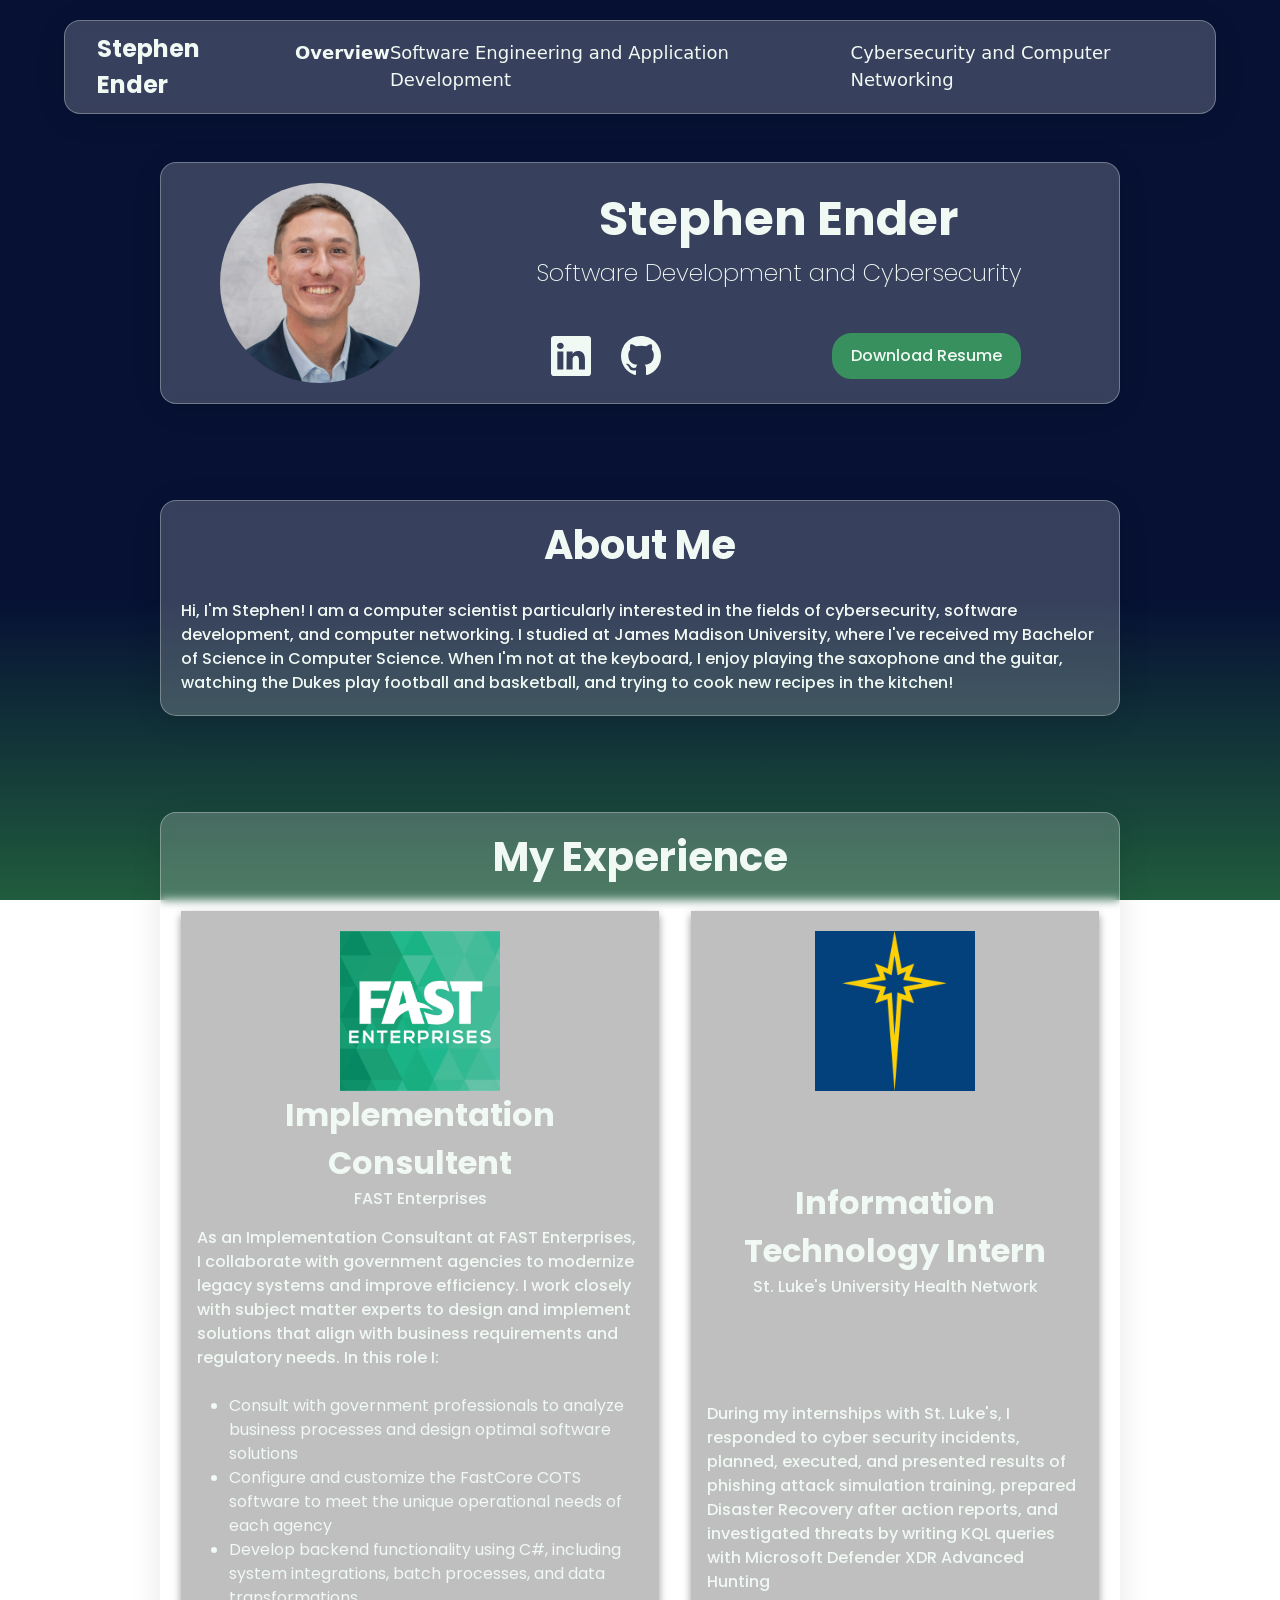
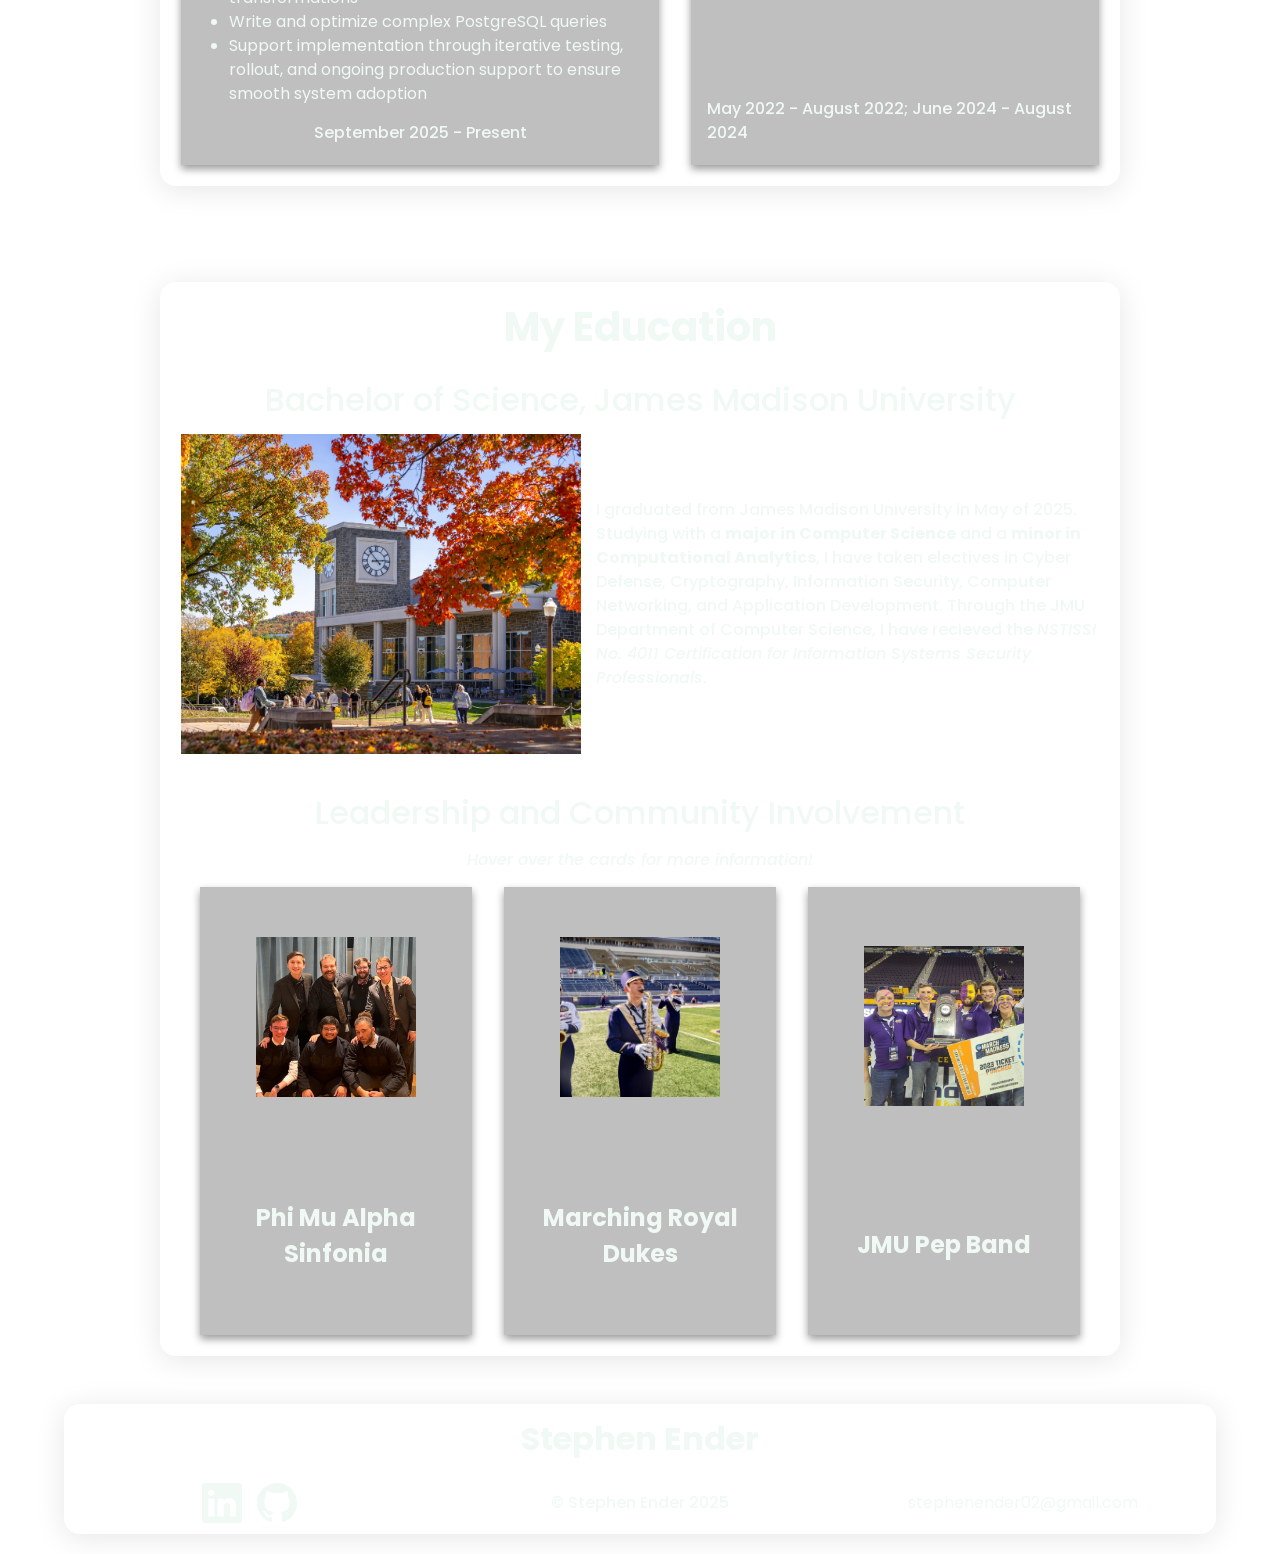
<file: index.html>
<!DOCTYPE html>
<html lang="en">
<head>
  <meta charset="UTF-8">
  <meta name="viewport" content="width=device-width, initial-scale=1.0">
  <link href="https://cdn.jsdelivr.net/npm/bootstrap@5.3.8/dist/css/bootstrap.min.css" rel="stylesheet" integrity="sha384-sRIl4kxILFvY47J16cr9ZwB07vP4J8+LH7qKQnuqkuIAvNWLzeN8tE5YBujZqJLB" crossorigin="anonymous">
  <link rel="stylesheet" href="src/styles/style.css">
  <link rel="shortcut icon" type="image/png" href="src/images/favicon-32x32.png"/>
  <title>Overview | Stephen Ender</title>
</head>
<body>
  <script src="src/scripts/loadHeaderFooter.js"></script>
  <main>
    <article id="profile">
      <div id="profileImage">
        <div id="profileImagePic">
          <img src="src/images/profilePic2.jpg" alt="Stephen Ender Profile Picture">
        </div>
      </div>
      <div id="profileInfoBox">
        <p id="profileName">Stephen Ender</p>
        <p id="profileJob">Software Development and Cybersecurity</p>
      </div>
      <div id="profSocial">
        <a href="https://www.linkedin.com/in/stephen-ender/" target="_blank">
          <svg xmlns="http://www.w3.org/2000/svg" fill="currentColor" class="bi bi-linkedin" viewBox="0 0 16 16">
            <path d="M0 1.146C0 .513.526 0 1.175 0h13.65C15.474 0 16 .513 16 1.146v13.708c0 .633-.526 1.146-1.175 1.146H1.175C.526 16 0 15.487 0 14.854zm4.943 12.248V6.169H2.542v7.225zm-1.2-8.212c.837 0 1.358-.554 1.358-1.248-.015-.709-.52-1.248-1.342-1.248S2.4 3.226 2.4 3.934c0 .694.521 1.248 1.327 1.248zm4.908 8.212V9.359c0-.216.016-.432.08-.586.173-.431.568-.878 1.232-.878.869 0 1.216.662 1.216 1.634v3.865h2.401V9.25c0-2.22-1.184-3.252-2.764-3.252-1.274 0-1.845.7-2.165 1.193v.025h-.016l.016-.025V6.169h-2.4c.03.678 0 7.225 0 7.225z"/>
          </svg>
        </a>
        <a href="https://github.com/stephenender02" target="_blank">
          <svg xmlns="http://www.w3.org/2000/svg" fill="currentColor" class="bi bi-github" viewBox="0 0 16 16">
            <path d="M8 0C3.58 0 0 3.58 0 8c0 3.54 2.29 6.53 5.47 7.59.4.07.55-.17.55-.38 0-.19-.01-.82-.01-1.49-2.01.37-2.53-.49-2.69-.94-.09-.23-.48-.94-.82-1.13-.28-.15-.68-.52-.01-.53.63-.01 1.08.58 1.23.82.72 1.21 1.87.87 2.33.66.07-.52.28-.87.51-1.07-1.78-.2-3.64-.89-3.64-3.95 0-.87.31-1.59.82-2.15-.08-.2-.36-1.02.08-2.12 0 0 .67-.21 2.2.82.64-.18 1.32-.27 2-.27s1.36.09 2 .27c1.53-1.04 2.2-.82 2.2-.82.44 1.1.16 1.92.08 2.12.51.56.82 1.27.82 2.15 0 3.07-1.87 3.75-3.65 3.95.29.25.54.73.54 1.48 0 1.07-.01 1.93-.01 2.2 0 .21.15.46.55.38A8.01 8.01 0 0 0 16 8c0-4.42-3.58-8-8-8"/>
          </svg>
        </a>
      </div>
      <div id="profResume">
        <a id="downloadResume" class="downloadButton" href="src/files/StephenEnder2025.pdf" download>Download Resume</a>
      </div>
    </article>

    <article id="aboutMe">
      <h1 class="articTitle">About Me</h1>
      <p>Hi, I'm Stephen! I am a computer scientist particularly interested in the fields of cybersecurity, software development, and computer networking. I studied at James Madison University, where I've received my Bachelor of Science in Computer Science. When I'm not at the keyboard, I enjoy playing the saxophone and the guitar, watching the Dukes play football and basketball, and trying to cook new recipes in the kitchen! </p>
    </article>

    <article id="experience">
      <h1 class="articTitle">My Experience</h1>
      <div id="experienceGrid">
        <div id="fastCard" class="expCard">
          <img src="src/images/fastLogo.jpg" alt="FAST Enterprises Logo">
          <div class="expCardTitle">
            <p>Implementation Consultent</p>
            <p>FAST Enterprises</p>
          </div>
          <div class="expCardDet">
            <p>As an Implementation Consultant at FAST Enterprises, I collaborate with government agencies to modernize legacy systems and improve efficiency. I work closely with subject matter experts to design and implement solutions that align with business requirements and regulatory needs. In this role I:</p>
            <br>
            <ul>
              <li>Consult with government professionals to analyze business processes and design optimal software solutions</li>
              <li>Configure and customize the FastCore COTS software to meet the unique operational needs of each agency</li>
              <li>Develop backend functionality using C#, including system integrations, batch processes, and data transformations</li>
              <li>Write and optimize complex PostgreSQL queries</li>
              <li>Support implementation through iterative testing, rollout, and ongoing production support to ensure smooth system adoption</li>
            </ul>
          </div>
          <p>September 2025 - Present</p>
        </div>
        <div id="sluhnCard" class="expCard">
          <img src="src/images/sluhnLogo.jpg" alt="St. Luke's University Health Network Logo">
          <div class="expCardTitle">
            <p>Information Technology Intern</p>
            <p>St. Luke's University Health Network</p>
          </div>
          <div class="expCardDet">
            <p>During my internships with St. Luke's, I responded to cyber security incidents, planned, executed, and presented results of phishing attack simulation training, prepared Disaster Recovery after action reports, and investigated threats by writing KQL queries with Microsoft Defender XDR Advanced Hunting</p>
          </div>
          <p>May 2022 - August 2022; June 2024 - August 2024</p>
        </div>
      </div>
    </article>

    <article id="education">
      <h1 class="articTitle">My Education</h1>
      <h2>Bachelor of Science, James Madison University</h2>
      <div id="educationGrid">
        <div id="eduPicArea">
          <img src="src/images/jmuFall.jpg" alt="James Madison University Campus">
        </div>
        <div id="eduDetailsArea">
          <p>I graduated from James Madison University in May of 2025. Studying with a <strong>major in Computer Science</strong> and a <strong>minor in Computational Analytics</strong>, I have taken electives in Cyber Defense, Cryptography, Information Security, Computer Networking, and Application Development. Through the JMU Department of Computer Science, I have recieved the <em>NSTISSI No. 4011 Certification for Information Systems Security Professionals</em>.</p>
        </div>
        <div id="communityInvolvementArea">
          <h2>Leadership and Community Involvement</h2>
          <p><em>Hover over the cards for more information!</em></p>
          <div id="communityInvolvementCards">
            <div id="pmaCard" class="skillCard">
              <div class="skillCardInner">
                <div class="skillCardFront">
                  <img src="src/images/pma.jpg" alt="Photo of Stephen Ender with Brothers of PMA">
                  <div class="cardContainer">
                    <p>Phi Mu Alpha Sinfonia</p>
                  </div>
                </div>
                <div class="skillCardBack">
                  <h3>PMA</h3>
                  <p>In the Fall of 2022, I became a brother of the music fraternity Phi Mu Alpha Sinfonia (PMA). In PMA, I was the secretary for the Gamma Alpha chapter for the 2024-2025 school year. In this role, I managed the organization of chapter resources, recorded minutes for meetings, and facilitated communication between our chapter and province leadership.</p>
                </div>
              </div>
            </div>
            <div id="mrdCard" class="skillCard">
              <div class="skillCardInner">
                <div class="skillCardFront">
                  <img src="src/images/mrd.jpg" alt="Photo of Stephen Ender marching with a saxophone">
                  <div class="cardContainer">
                    <p>Marching Royal Dukes</p>
                  </div>
                </div>
                <div class="skillCardBack">
                  <h3>MRDs</h3>
                  <p>From 2021-2023, I marched the alto saxophone in the JMU Marching Royal Dukes! In 2023 I had the opportunity to play at the Vatican for the Pope in the Rome New Year's Day Parade!</p>
                </div>
              </div>
            </div>
            <div id="pepCard" class="skillCard">
              <div class="skillCardInner">
                <div class="skillCardFront">
                  <img src="src/images/pep.JPG" alt="Photo of Stephen Ender with JMU Pep Band at Sun Belt Basketball Tournament">
                  <div class="cardContainer">
                    <p>JMU Pep Band</p>
                  </div>
                </div>
                <div class="skillCardBack">
                  <h3>JMU Pep Band</h3>
                  <p>From 2021-2025, I played the alto saxophone in the JMU Pep Band! I have traveled with the Pep Band to Sun Belt Conference Championships and the NCAA tournament!</p>
                </div>
              </div>
            </div>
          </div>
        </div>
      </div>
    </article>

  </main>
</body>
</html>
</file>
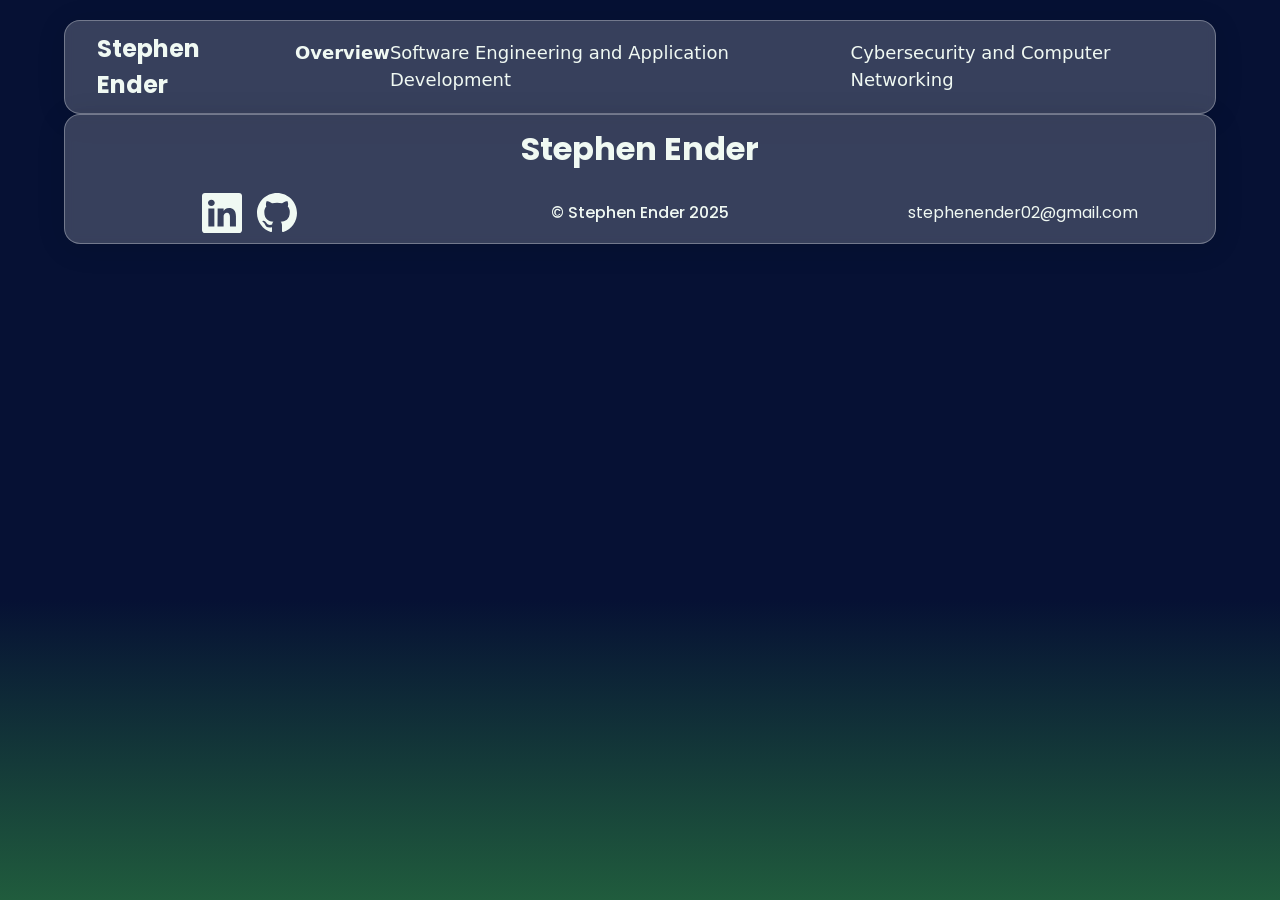
<file: src/Blog/index.html>
<!DOCTYPE html>
<html lang="en">
<head>
  <meta charset="UTF-8">
  <meta name="viewport" content="width=device-width, initial-scale=1.0">
  <link href="https://cdn.jsdelivr.net/npm/bootstrap@5.3.8/dist/css/bootstrap.min.css" rel="stylesheet" integrity="sha384-sRIl4kxILFvY47J16cr9ZwB07vP4J8+LH7qKQnuqkuIAvNWLzeN8tE5YBujZqJLB" crossorigin="anonymous">
  <link rel="stylesheet" href="../styles/style.css">
  <link rel="shortcut icon" type="image/png" href="../images/favicon-32x32.png"/>
  <title>Blog | Stephen Ender</title>
</head>
<body>
  <script src="../scripts/loadHeaderFooter.js"></script>
  <main>

  </main>
  
</body>
</html>
</file>
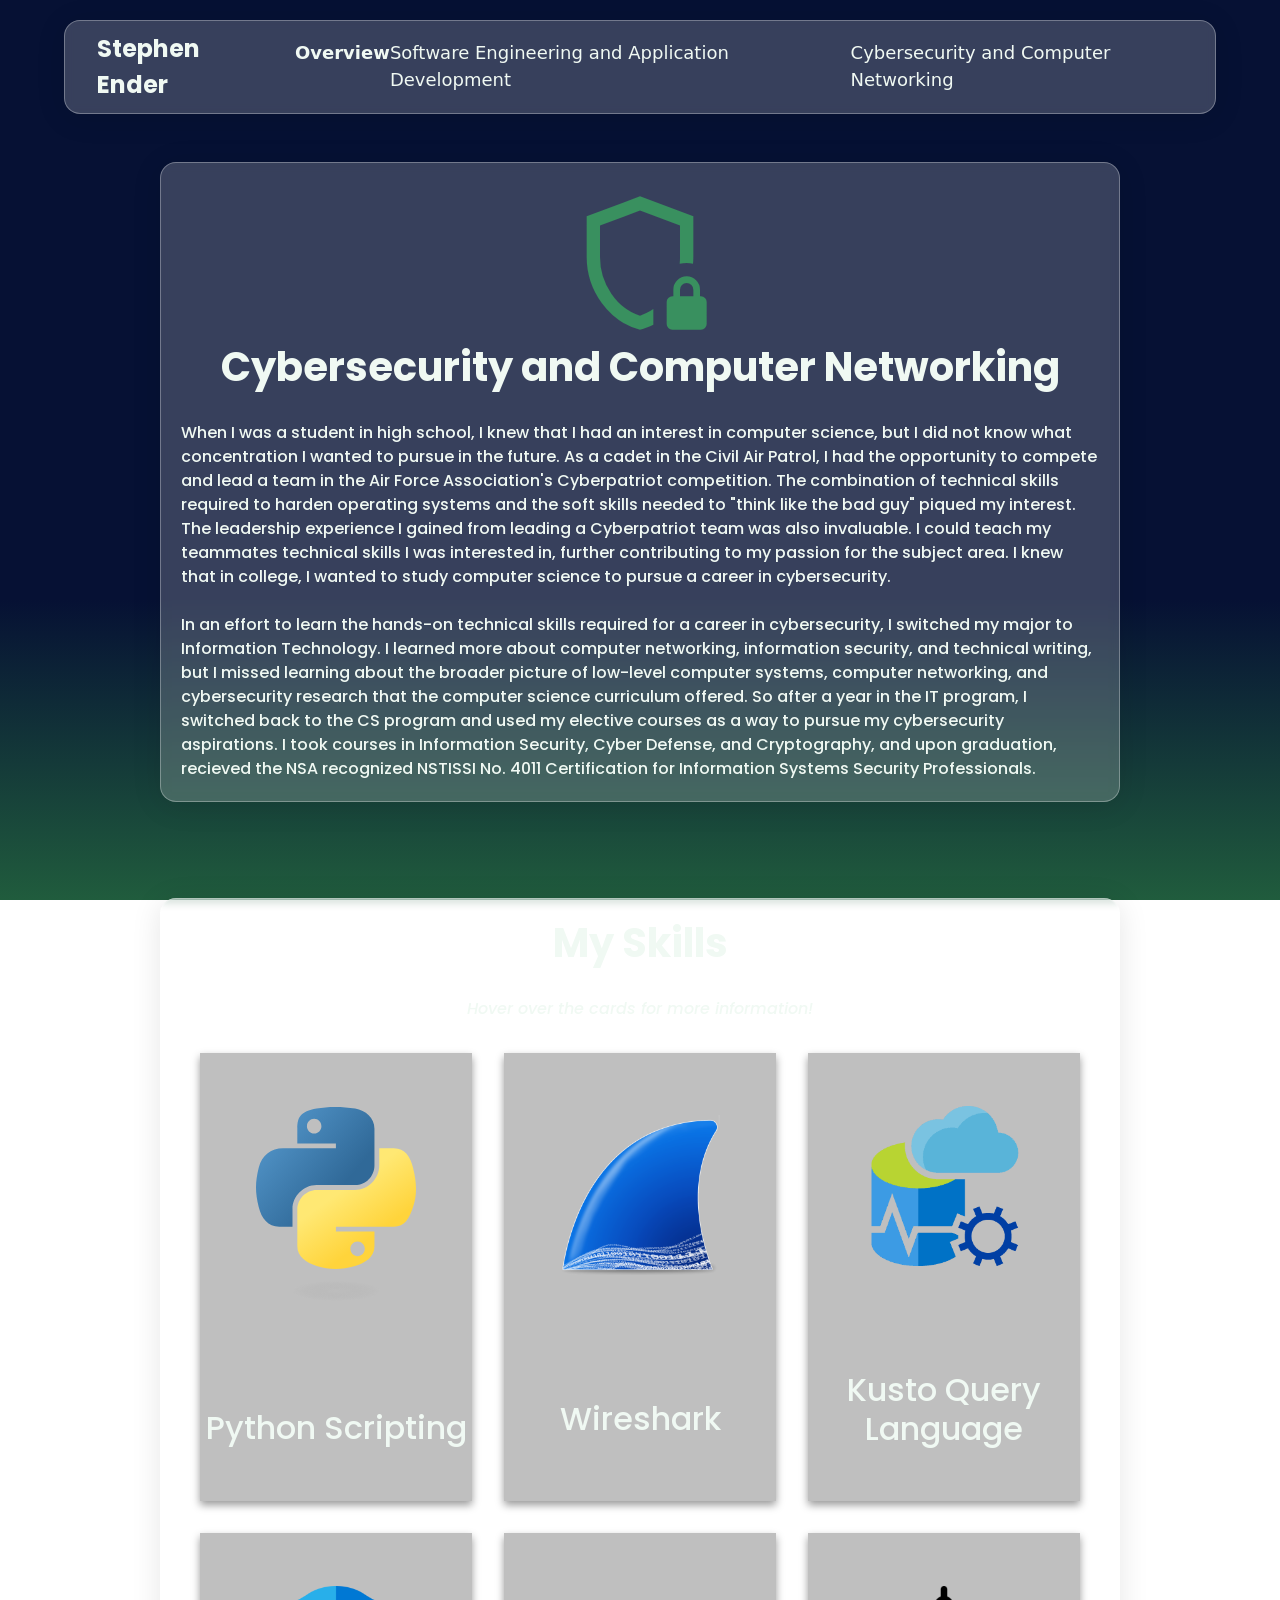
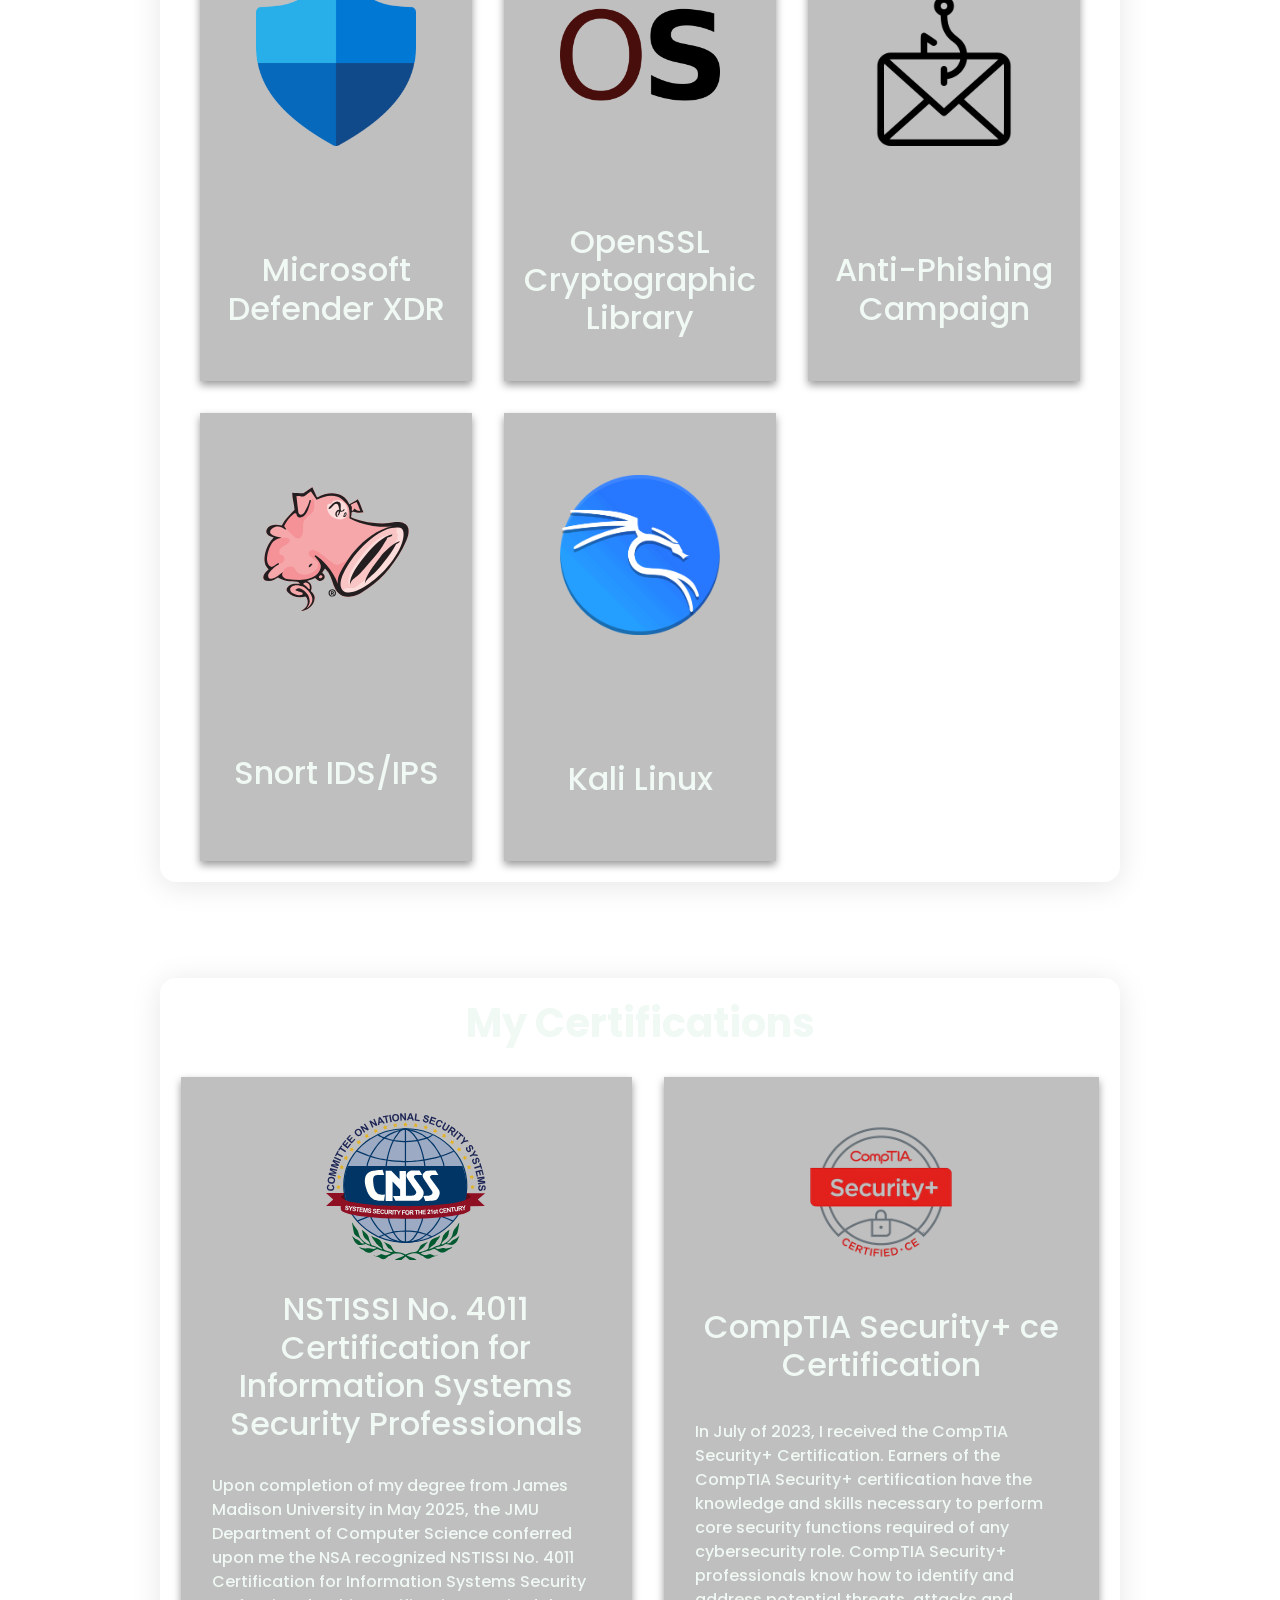
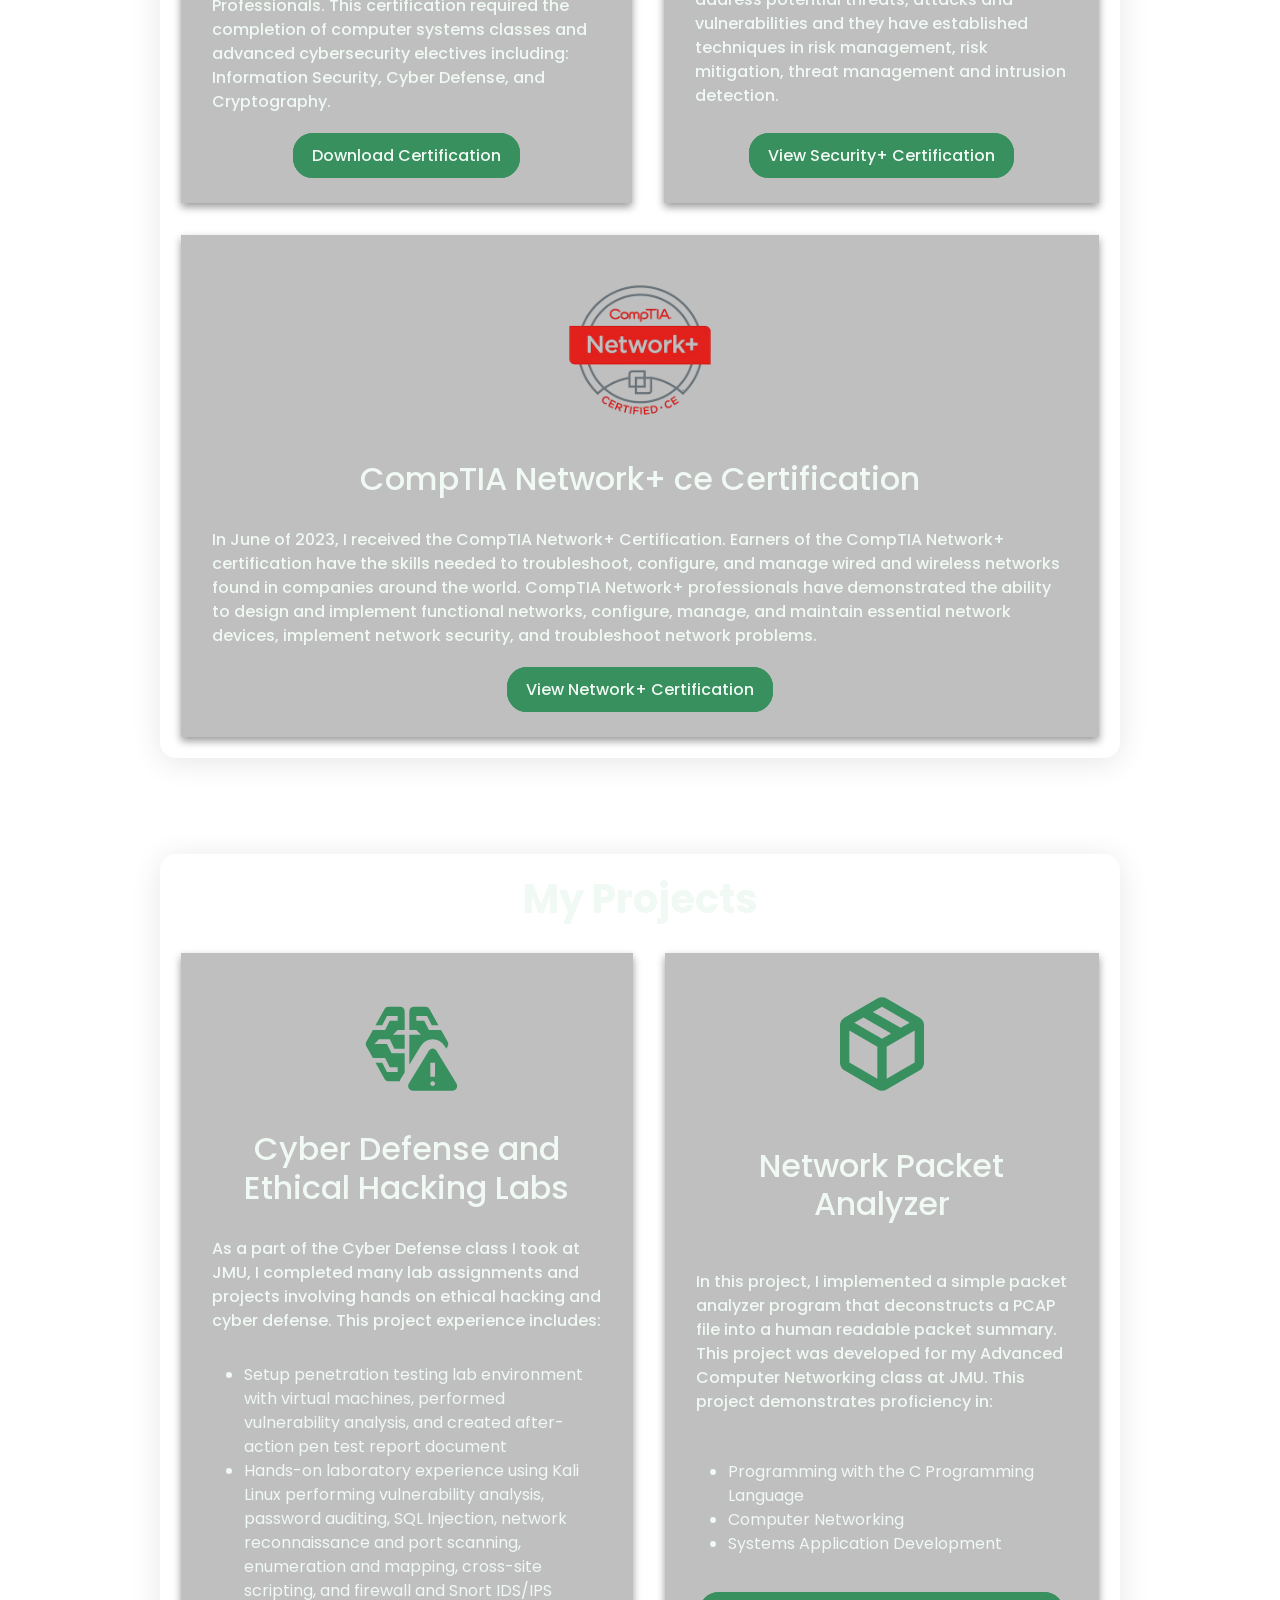
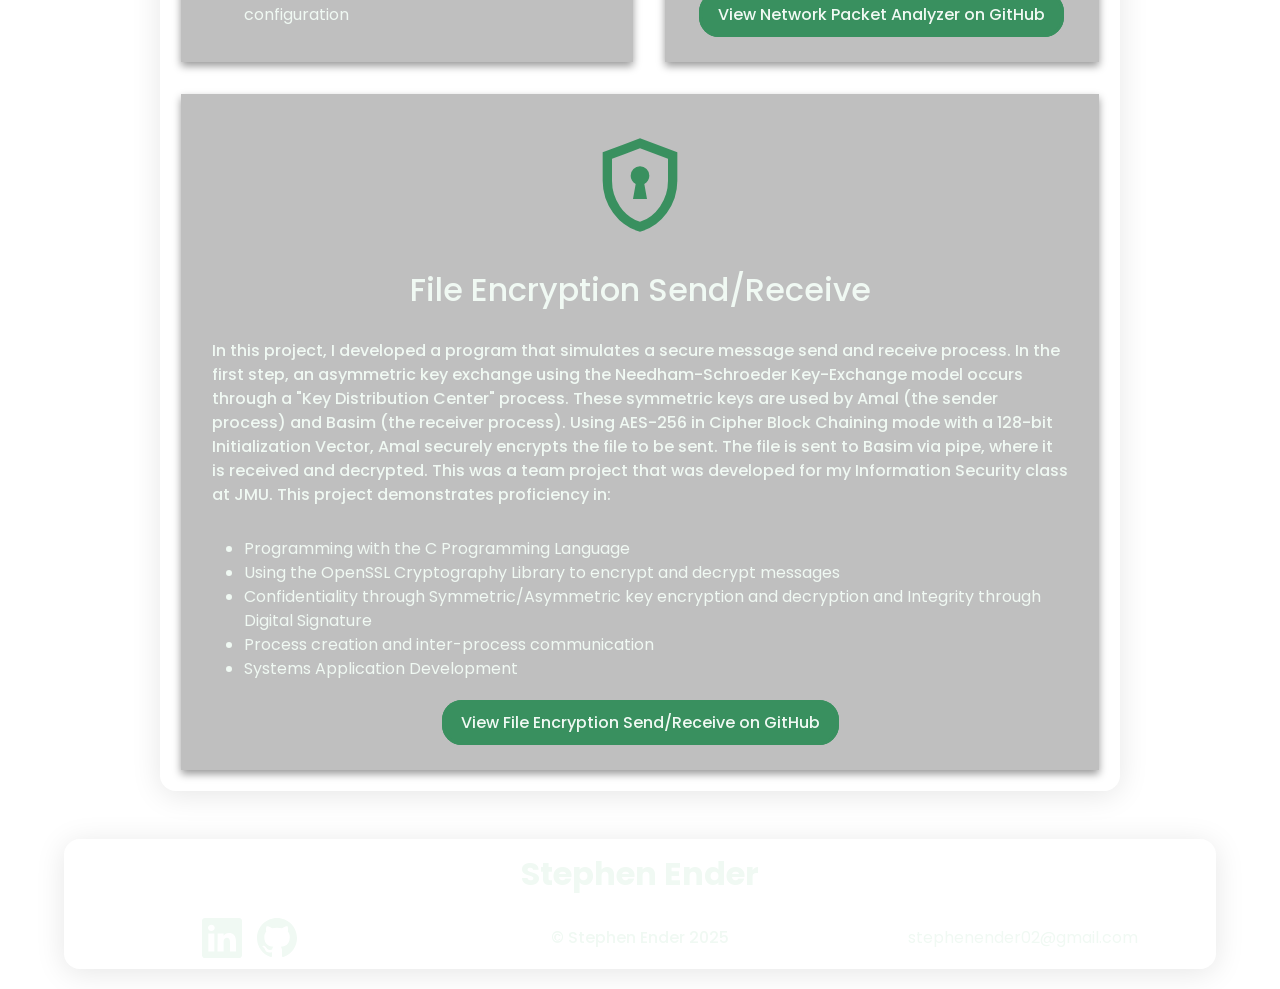
<file: src/CybersecurityAndNetworking/index.html>
<!DOCTYPE html>
<html lang="en">
<head>
  <meta charset="UTF-8">
  <meta name="viewport" content="width=device-width, initial-scale=1.0">
  <link href="https://cdn.jsdelivr.net/npm/bootstrap@5.3.8/dist/css/bootstrap.min.css" rel="stylesheet" integrity="sha384-sRIl4kxILFvY47J16cr9ZwB07vP4J8+LH7qKQnuqkuIAvNWLzeN8tE5YBujZqJLB" crossorigin="anonymous">
  <link rel="stylesheet" href="../styles/style.css">
  <link rel="shortcut icon" type="image/png" href="../images/favicon-32x32.png"/>
  <title>Cybersecurity and Computer Networking | Stephen Ender</title>
</head>
<body>
  <script src="../scripts/loadHeaderFooter.js"></script>
  <main>
    <article id="sweAbout">
      <img src="../images/shield_locked_24dp_39905F_FILL0_wght400_GRAD0_opsz24.svg" alt="">
      <h1 class="articTitle">Cybersecurity and Computer Networking</h1>
      <p>When I was a student in high school, I knew that I had an interest in computer science, but I did not know what concentration I wanted to pursue in the future. As a cadet in the Civil Air Patrol, I had the opportunity to compete and lead a team in the Air Force Association's Cyberpatriot competition. The combination of technical skills required to harden operating systems and the soft skills needed to "think like the bad guy" piqued my interest. The leadership experience I gained from leading a Cyberpatriot team was also invaluable. I could teach my teammates technical skills I was interested in, further contributing to my passion for the subject area. I knew that in college, I wanted to study computer science to pursue a career in cybersecurity.</p>
      <br>
      <p>In an effort to learn the hands-on technical skills required for a career in cybersecurity, I switched my major to Information Technology. I learned more about computer networking, information security, and technical writing, but I missed learning about the broader picture of low-level computer systems, computer networking, and cybersecurity research that the computer science curriculum offered. So after a year in the IT program, I switched back to the CS program and used my elective courses as a way to pursue my cybersecurity aspirations. I took courses in Information Security, Cyber Defense, and Cryptography, and upon graduation, recieved the NSA recognized NSTISSI No. 4011 Certification for Information Systems Security Professionals.</p>
    </article>

    <article id="cyberSkills">
      <h1 class="articTitle">My Skills</h1>
      <p><em>Hover over the cards for more information!</em></p>
      <div id="cyberSkillGridArea">
        <div id="pythonCardCyber" class="skillCard">
          <div class="skillCardInner">
            <div class="skillCardFront">
              <img src="../images/skillIcons/pythonLogo.svg" alt="">
              <h2>Python Scripting</h2>
            </div>
            <div class="skillCardBack">
              <h3>Python Scripting</h3>
              <p>I started using the Python programming language as a part of my Computational Analytics minor at JMU. With the NumPy, SciPy, and Pandas libraries, I learned how to write numerical analysis and operations reasearch programs with Python. Additionally, I have used Python extensively while learning algorithms and data structures.</p>
            </div>
          </div>
        </div>
        <div id="wiresharkCardCyber" class="skillCard">
          <div class="skillCardInner">
            <div class="skillCardFront">
              <img src="../images/skillIcons/wiresharkLogo.png" alt="">
              <h2>Wireshark</h2>
            </div>
            <div class="skillCardBack">
              <h3>Wireshark</h3>
              <p>I have been using wireshark to sniff and analyze packets since I was in high school, participating in the Air Force Association's CyberPatriot competition. At JMU, I continued to learn how to use wireshark for network forensics and troubleshooting in my computer networking classes.</p>
            </div>
          </div>
        </div>
        <div id="kqlCardCyber" class="skillCard">
          <div class="skillCardInner">
            <div class="skillCardFront">
              <img src="../images/skillIcons/kqlLogo.png" alt="">
              <h2>Kusto Query Language</h2>
            </div>
            <div class="skillCardBack">
              <h3>KQL</h3>
              <p>During my summer internships with St. Luke's University Health Network, I gained valuable experience writing complex KQL queries to assist in advanced threat hunting operations. </p>
            </div>
          </div>
        </div>
        <div id="mxdrCardCyber" class="skillCard">
          <div class="skillCardInner">
            <div class="skillCardFront">
              <img src="../images/skillIcons/mXdrLogo.png" alt="">
              <h2>Microsoft Defender XDR</h2>
            </div>
            <div class="skillCardBack">
              <h3>Microsoft Defender XDR</h3>
              <p>During my summer internships with St. Luke's University Health Network, I used Microsoft Defender XDR and Azure Sentinel to recieve, triage, and respond to cybersecurity alerts.</p>
            </div>
          </div>
        </div>
        <div id="sslCardCyber" class="skillCard">
          <div class="skillCardInner">
            <div class="skillCardFront">
              <img src="../images/skillIcons/openSslLogo.png" alt="">
              <h2>OpenSSL Cryptographic Library</h2>
            </div>
            <div class="skillCardBack">
              <h3>OpenSSL</h3>
              <p>In my information security class at JMU, I developed applications using the OpenSSL Cryptographic Library to provide file confidentiality via encryption and file integrity/non-repudiation via digital signature.</p>
            </div>
          </div>
        </div>
        <div id="phishCardCyber" class="skillCard">
          <div class="skillCardInner">
            <div class="skillCardFront">
              <img src="../images/skillIcons/phishingIcon.png" alt="">
              <h2>Anti-Phishing Campaign</h2>
            </div>
            <div class="skillCardBack">
              <h3>Anti-Phishing Campaign</h3>
              <p>During my summer internships with St. Luke's University Health Network, I had the opportunity to "play the bad guy" and create realistic phishing simulation emails for employee cybersecurity awareness training. Using Microsoft Defender XDR, I executed these email campaigns and analyzed the results, compiling them into reports for management.</p>
            </div>
          </div>
        </div>
        <div id="snortCardCyber" class="skillCard">
          <div class="skillCardInner">
            <div class="skillCardFront">
              <img src="../images/skillIcons/snortLogo.svg" alt="">
              <h2>Snort IDS/IPS</h2>
            </div>
            <div class="skillCardBack">
              <h3>Snort IDS/IPS</h3>
              <p>While taking a cyber defense class at JMU, I learned how to configure the Snort software as both an intrusion detection system and an intrusion prevention system. These experiences were part of the Virginia Cyber Range program.</p>
            </div>
          </div>
        </div>
        <div id="linuxCardCyber" class="skillCard">
          <div class="skillCardInner">
            <div class="skillCardFront">
              <img src="../images/skillIcons/kaliLogo.png" alt="">
              <h2>Kali Linux</h2>
            </div>
            <div class="skillCardBack">
              <h3>Kali Linux</h3>
              <p>While taking a cyber defense class at JMU, I learned how to use the tools available in the Kali Linux distribution for penetration testing. I have experience using Kali Linux for port scanning, vulnerability analysis, password cracking, and network reconnaissance.</p>
            </div>
          </div>
        </div>
      </div>
    </article>

    <article id="cyberCerts">
      <h1 class="articTitle">My Certifications</h1>
      <div id="certsGrid">
        <div id="jmuCertCard" class="expCard certCard">
          <img src="../images/CnssLogo.svg" alt="CNSS Logo">
          <h2>NSTISSI No. 4011 Certification for Information Systems Security Professionals</h2>
          <p>Upon completion of my degree from James Madison University in May 2025, the JMU Department of Computer Science conferred upon me the NSA recognized NSTISSI No. 4011 Certification for Information Systems Security Professionals. This certification required the completion of computer systems classes and advanced cybersecurity electives including: Information Security, Cyber Defense, and Cryptography.</p>
          <div class="downloadButtonDiv">
            <a href="../files/EnderNSACert.pdf" class="downloadButton" download>Download Certification</a>
          </div>
        </div>
        <div id="secPlusCard" class="expCard certCard">
          <img src="../images/comptia-security-ce-certification-removebg-preview.png" alt="CompTIA Security+ Logo">
          <h2>CompTIA Security+ ce Certification</h2>
          <p>In July of 2023, I received the CompTIA Security+ Certification. Earners of the CompTIA Security+ certification have the knowledge and skills necessary to perform core security functions required of any cybersecurity role. CompTIA Security+ professionals know how to identify and address potential threats, attacks and vulnerabilities and they have established techniques in risk management, risk mitigation, threat management and intrusion detection.</p>
          <div class="downloadButtonDiv">
            <a href="https://www.credly.com/badges/b950e9c2-00de-405e-9c3d-8aa53b9f4914/public_url" target="_blank" class="downloadButton">View Security+ Certification</a>
          </div>
        </div>
        <div id="networkPlusCard" class="expCard certCard">
          <img src="../images/comptia-network-ce-certification.1-removebg-preview.png" alt="CompTIA Network+">
          <h2>CompTIA Network+ ce Certification</h2>
          <p>In June of 2023, I received the CompTIA Network+ Certification. Earners of the CompTIA Network+ certification have the skills needed to troubleshoot, configure, and manage wired and wireless networks found in companies around the world. CompTIA Network+ professionals have demonstrated the ability to design and implement functional networks, configure, manage, and maintain essential network devices, implement network security, and troubleshoot network problems.</p>
          <div class="downloadButtonDiv">
            <a href="https://www.credly.com/badges/49f180f5-c634-4505-aa08-c05e8556f7b4/public_url" target="_blank" class="downloadButton">View Network+ Certification</a>
          </div>
        </div>
      </div>
    </article>

    <article id="cyberProjects">
      <h1 class="articTitle">My Projects</h1>
      <div id="cyberProjectsGrid">
        <div id="ethicalHackingProject" class="expCard certCard">
          <img src="../images/threat_intelligence_24dp_39905F_FILL0_wght400_GRAD0_opsz24.svg" alt="Threat intelligence icon">
          <h2>Cyber Defense and Ethical Hacking Labs</h2>
          <p>As a part of the Cyber Defense class I took at JMU, I completed many lab assignments and projects involving hands on ethical hacking and cyber defense. This project experience includes:</p>
          <ul>
            <li>Setup penetration testing lab environment with virtual machines, performed vulnerability analysis, and created after-action pen test report document</li>
            <li>Hands-on laboratory experience using Kali Linux performing vulnerability analysis, password auditing, SQL Injection, network reconnaissance and port scanning, enumeration and mapping, cross-site scripting, and firewall and Snort IDS/IPS configuration</li>
          </ul>
        </div>
        <div id="packetAnalyzerProject" class="expCard certCard">
          <img src="../images/package_2_24dp_39905F_FILL0_wght400_GRAD0_opsz24.svg" alt="Package icon">
          <h2>Network Packet Analyzer</h2>
          <p>In this project, I implemented a simple packet analyzer program that deconstructs a PCAP file into a human readable packet summary. This project was developed for my Advanced Computer Networking class at JMU. This project demonstrates proficiency in:</p>
          <ul>
            <li>Programming with the C Programming Language</li>
            <li>Computer Networking</li>
            <li>Systems Application Development</li>
          </ul>
          <div class="downloadButtonDiv">
            <a href="https://github.com/stephenender02/Simple-Packet-Analyzer" target="_blank" class="downloadButton">View Network Packet Analyzer on GitHub</a>
          </div>
        </div>
        <div id="fileEncryptProject" class="expCard certCard">
          <img src="../images/encrypted_24dp_39905F_FILL0_wght400_GRAD0_opsz24.svg" alt="Sheild with lock icon">
          <h2>File Encryption Send/Receive</h2>
          <p>In this project, I developed a program that simulates a secure message send and receive process. In the first step, an asymmetric key exchange using the Needham-Schroeder Key-Exchange model occurs through a "Key Distribution Center" process. These symmetric keys are used by Amal (the sender process) and Basim (the receiver process). Using AES-256 in Cipher Block Chaining mode with a 128-bit Initialization Vector, Amal securely encrypts the file to be sent. The file is sent to Basim via pipe, where it is received and decrypted. This was a team project that was developed for my Information Security class at JMU. This project demonstrates proficiency in:</p>
          <ul>
            <li>Programming with the C Programming Language</li>
            <li>Using the OpenSSL Cryptography Library to encrypt and decrypt messages</li>
            <li>Confidentiality through Symmetric/Asymmetric key encryption and decryption and Integrity through Digital Signature</li>
            <li>Process creation and inter-process communication</li>
            <li>Systems Application Development</li>
          </ul>
          <div class="downloadButtonDiv">
            <a href="https://github.com/stephenender02/FileEncryptionSendReceive" target="_blank" class="downloadButton">View File Encryption Send/Receive on GitHub</a>
          </div>
        </div>
      </div>
    </article>
  </main>
  
</body>
</html>
</file>
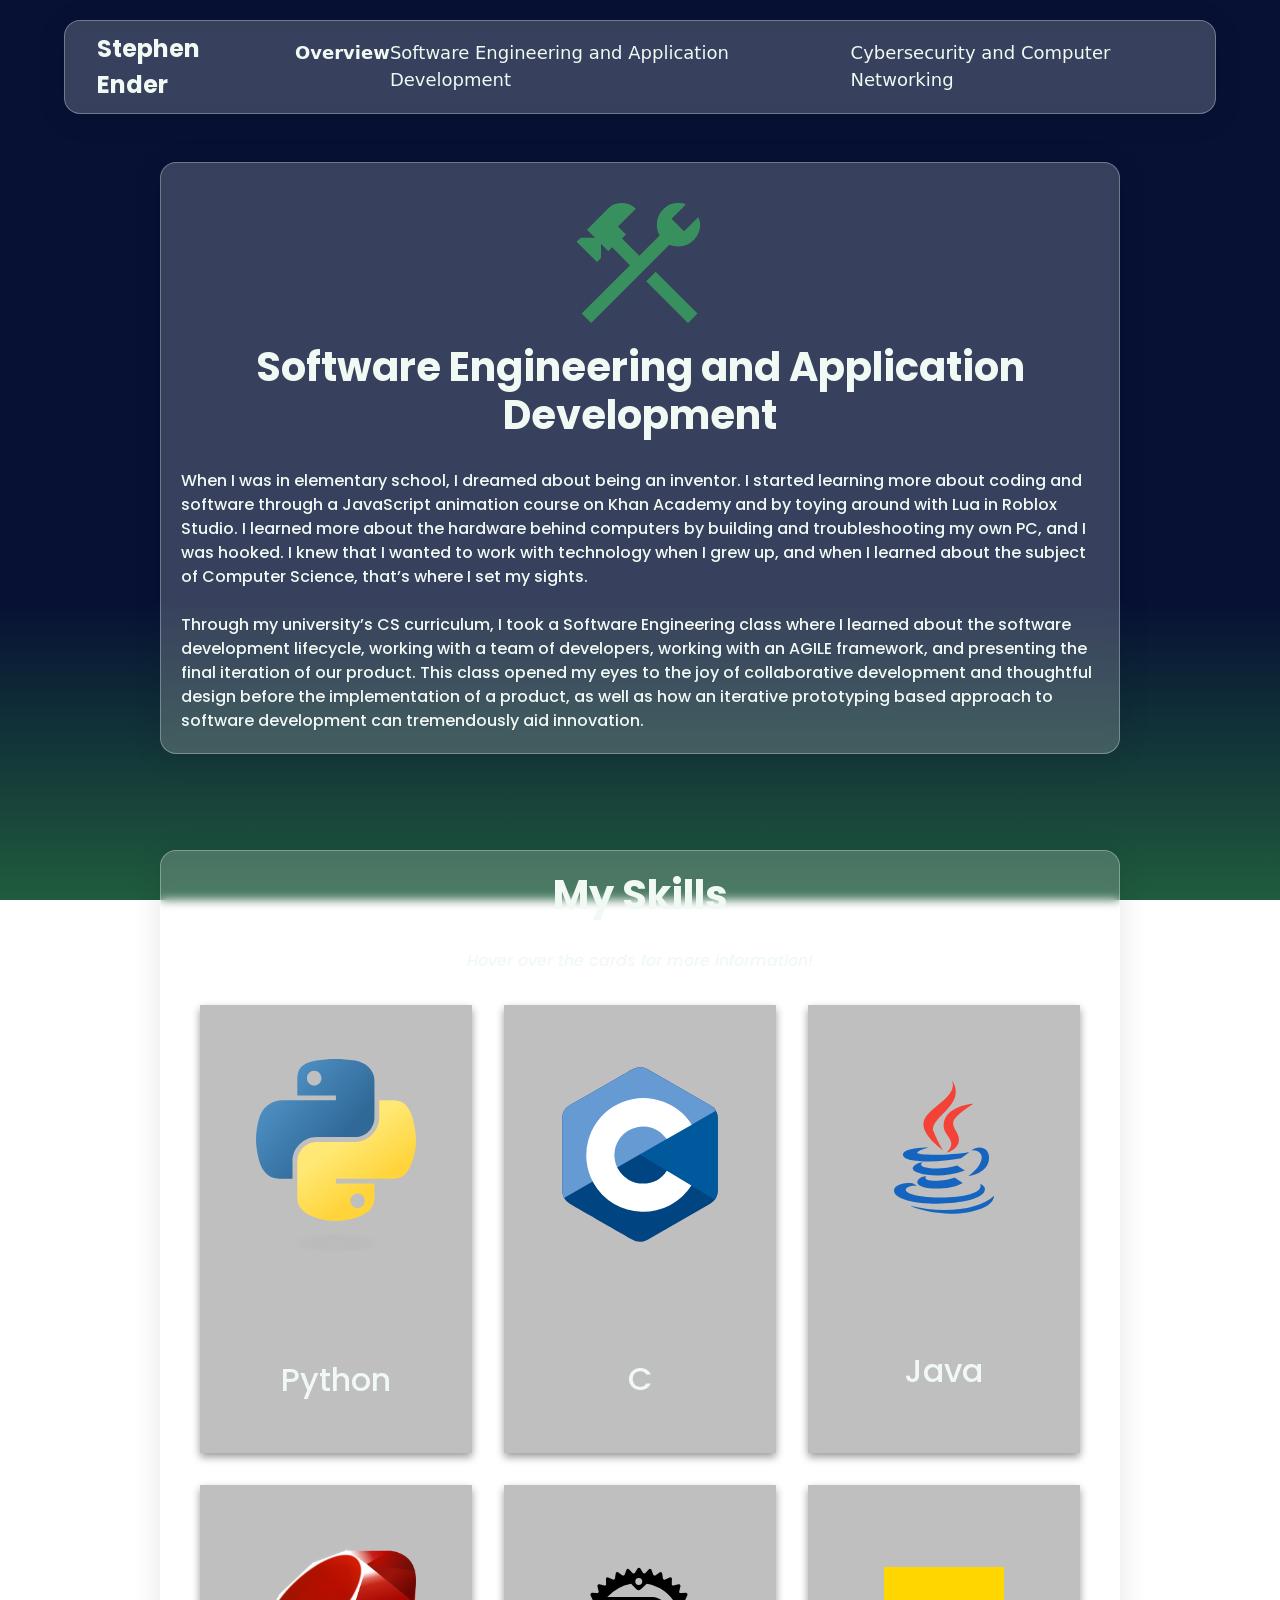
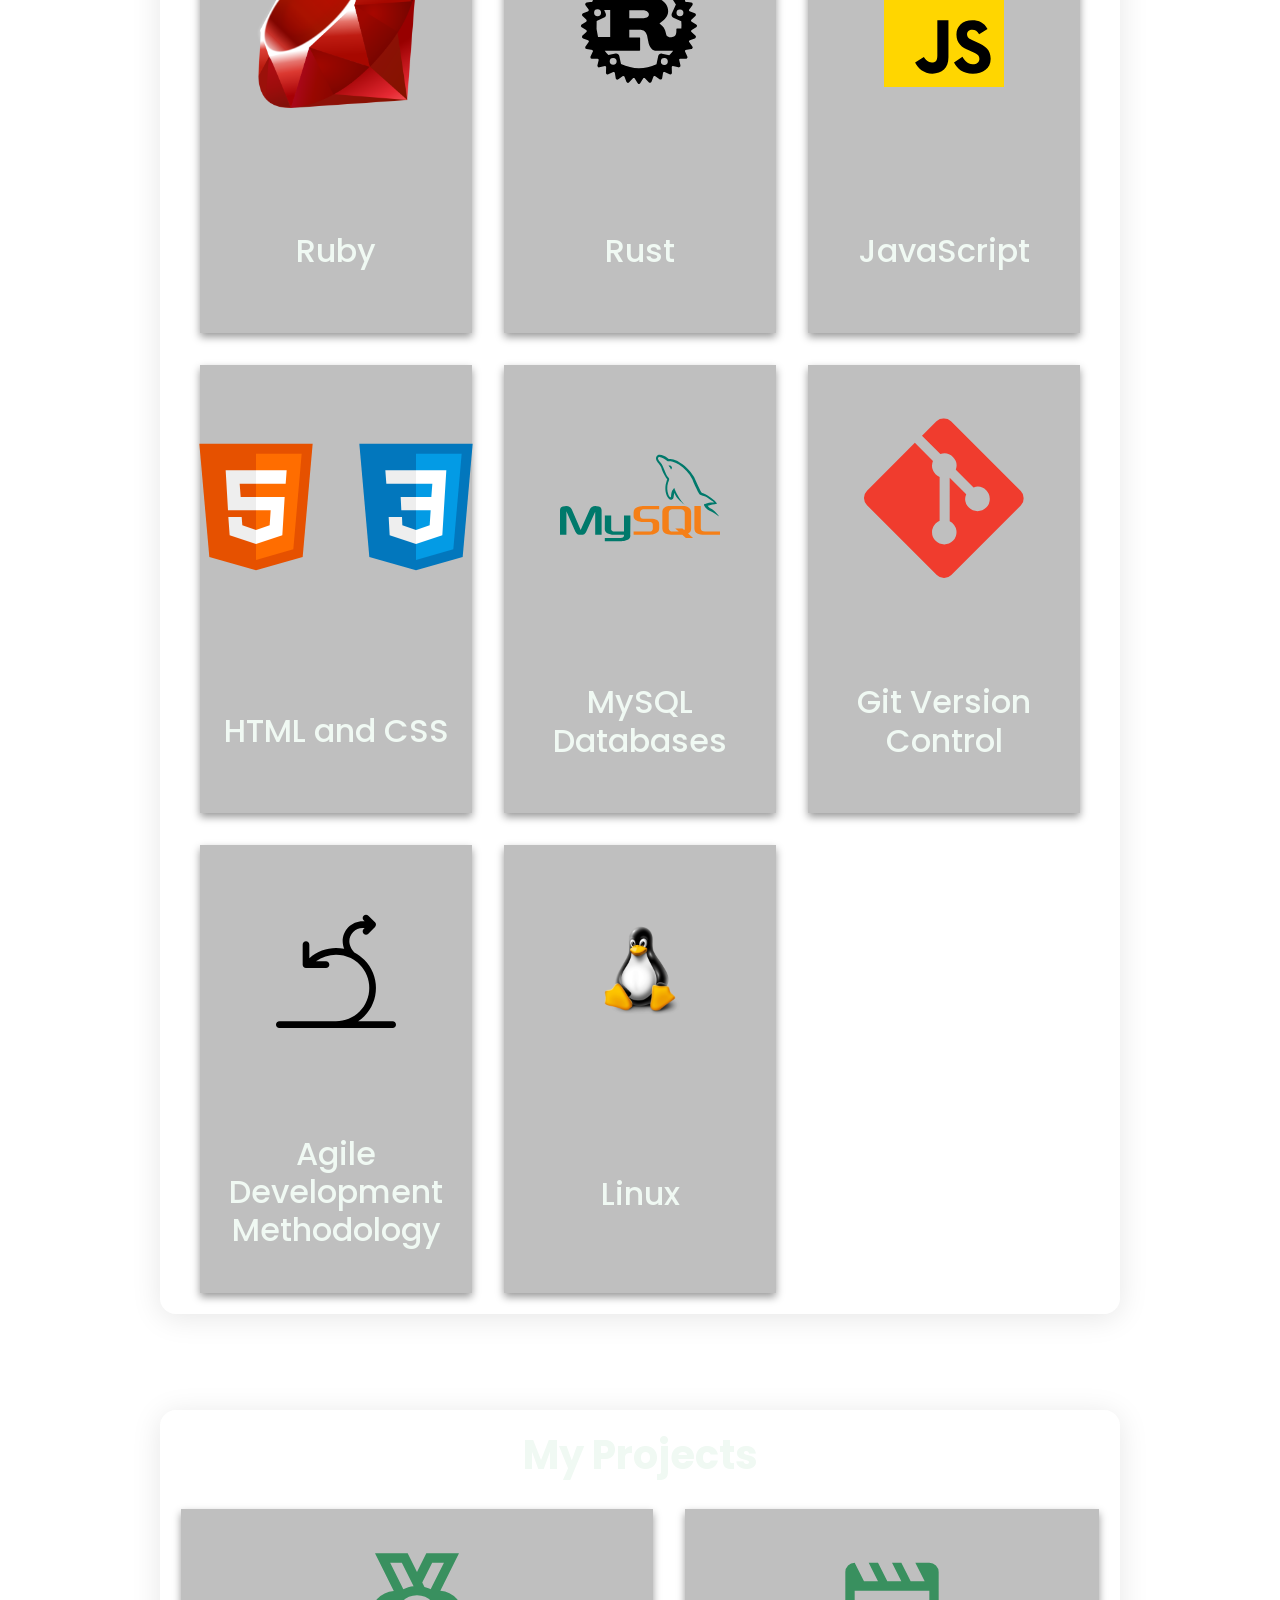
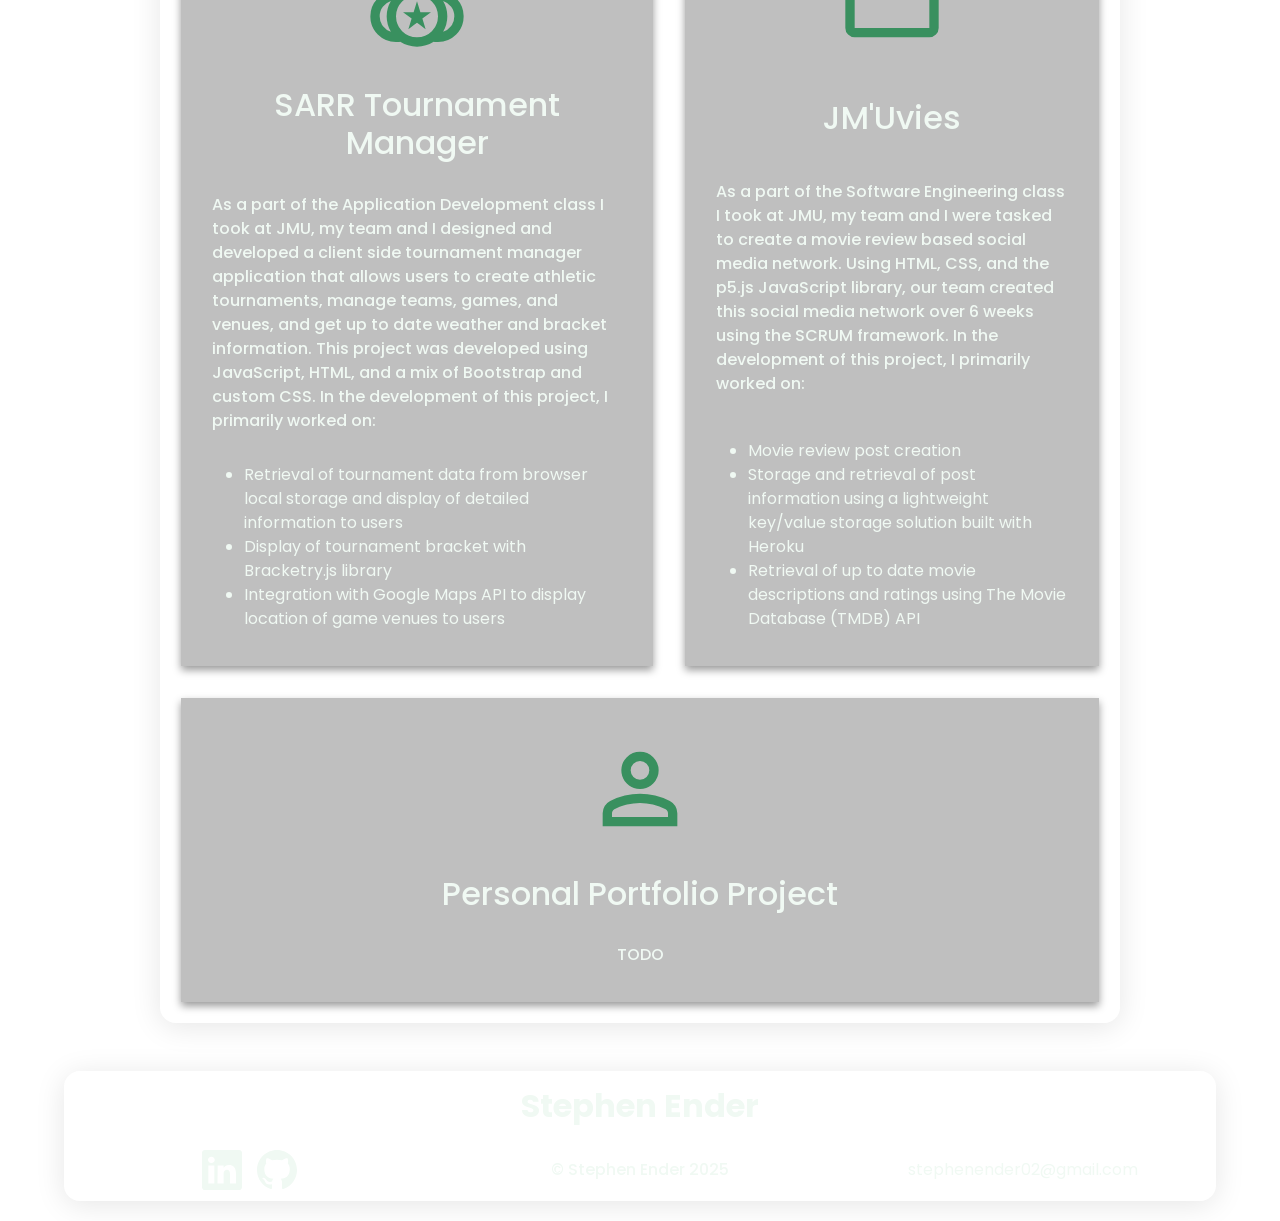
<file: src/SoftwareEngAndAppDev/index.html>
<!DOCTYPE html>
<html lang="en">
<head>
  <meta charset="UTF-8">
  <meta name="viewport" content="width=device-width, initial-scale=1.0">
  <link href="https://cdn.jsdelivr.net/npm/bootstrap@5.3.8/dist/css/bootstrap.min.css" rel="stylesheet" integrity="sha384-sRIl4kxILFvY47J16cr9ZwB07vP4J8+LH7qKQnuqkuIAvNWLzeN8tE5YBujZqJLB" crossorigin="anonymous">
  <link rel="stylesheet" href="../styles/style.css">
  <link rel="shortcut icon" type="image/png" href="../images/favicon-32x32.png"/>
  <title>Software Engineering and Application Development | Stephen Ender</title>
</head>
<body>
  <script src="../scripts/loadHeaderFooter.js"></script>
  <main>
    <article id="sweAbout">
      <img src="../images/construction_100dp_39905F_FILL0_wght400_GRAD0_opsz48.svg" alt="Icon of hammer and wrench">
      <h1 class="articTitle">Software Engineering and Application Development</h1>
      <p>When I was in elementary school, I dreamed about being an inventor. I started learning more about coding and software through a JavaScript animation course on Khan Academy and by toying around with Lua in Roblox Studio. I learned more about the hardware behind computers by building and troubleshooting my own PC, and I was hooked. I knew that I wanted to work with technology when I grew up, and when I learned about the subject of Computer Science, that’s where I set my sights.</p>
      <br>
      <p>Through my university’s CS curriculum, I took a Software Engineering class where I learned about the software development lifecycle, working with a team of developers, working with an AGILE framework, and presenting the final iteration of our product. This class opened my eyes to the joy of collaborative development and thoughtful design before the implementation of a product, as well as how an iterative prototyping based approach to software development can tremendously aid innovation.</p>
    </article>

    <article id="sweSkills">
      <h1 class="articTitle">My Skills</h1>
      <p><em>Hover over the cards for more information!</em></p>
      <div id="sweSkillGridArea">
        <div id="pythonCardSwe" class="skillCard">
          <div class="skillCardInner">
            <div class="skillCardFront">
              <img src="../images/skillIcons/pythonLogo.svg" alt="Python logo">
              <h2>Python</h2>
            </div>
            <div class="skillCardBack">
              <h3>Python</h3>
              <p>I started using the Python programming language as a part of my Computational Analytics minor at JMU. With the NumPy, SciPy, and Pandas libraries, I learned how to write numerical analysis and operations reasearch programs with Python. Additionally, I have used Python extensively while learning algorithms and data structures.</p>
            </div>
          </div>
        </div>
        <div id="cCardSwe" class="skillCard">
          <div class="skillCardInner">
            <div class="skillCardFront">
              <img src="../images/skillIcons/cLogo.svg" alt="C (programming language) logo">
              <h2>C</h2>
            </div>
            <div class="skillCardBack">
              <h3>C</h3>
              <p>I started working with the C programming language in my computer systems classes at JMU. Learning about fundamental systems concepts such as binary data manipulation, memory management, the Von Neumann architecture, inter-process communication, networking, and more through the lense of the C programming language helped me to grow immensely as a Computer Scientist.</p>
            </div>
          </div>
        </div>
        <div id="javaCardSwe" class="skillCard">
          <div class="skillCardInner">
            <div class="skillCardFront">
              <img src="../images/skillIcons/javaLogo.svg" alt="Java logo">
              <h2>Java</h2>
            </div>
            <div class="skillCardBack">
              <h3>Java</h3>
              <p>Java was the first Object Oriented programming language I ever learned, and it was the language that set the foundation for my Computer Science journey. Using Java in my introductory programming and data structures and algorithms classes, many of my first programming projects were written in Java.</p>
            </div>
          </div>
        </div>
        <div id="rubyCardSwe" class="skillCard">
          <div class="skillCardInner">
            <div class="skillCardFront">
              <img src="../images/skillIcons/rubyLogo.png" alt="Ruby logo">
              <h2>Ruby</h2>
            </div>
            <div class="skillCardBack">
              <h3>Ruby</h3>
              <p>I learned Ruby as a part of a programming languages class at JMU, and it was the language from which I learned about how compilers work. By creating my own "spreadsheet" programming language using Ruby, I learned how to build a lexer to tokenize character strings and a parser to build the Abstract Syntax Tree that gives those tokens meaning in a programming language.</p>
            </div>
          </div>
        </div>
        <div id="rustCardSwe" class="skillCard">
          <div class="skillCardInner">
            <div class="skillCardFront">
              <img src="../images/skillIcons/rustLogo.svg" alt="Rust logo">
              <h2>Rust</h2>
            </div>
            <div class="skillCardBack">
              <h3>Rust</h3>
              <p>Rust is the newest programming language I've picked up. I was interested in learning more about how embedded systems work, and so I started learning how to use Rust to program an Arduino. Eventually, I would like to write programs in Rust for Raspberry Pi.</p>
            </div>
          </div>
        </div>
        <div id="jsCardSwe" class="skillCard">
          <div class="skillCardInner">
            <div class="skillCardFront">
              <img src="../images/skillIcons/jsLogo.svg" alt="JavaScript logo">
              <h2>JavaScript</h2>
            </div>
            <div class="skillCardBack">
              <h3>JavaScript</h3>
              <p>Although JavaScript was technically the first programming language I ever toyed around with, I didn't really start working with JS until I took a software engineering class at JMU. With JavaScript, I learned how to manipulate the DOM and write asynchronous API calls to create dynamic and interesting applications.</p>
            </div>
          </div>
        </div>
        <div id="htmlCssCardSwe" class="skillCard">
          <div class="skillCardInner">
            <div class="skillCardFront">
              <div id="cssHtmlLogos">
                <img src="../images/skillIcons/htmlLogo.svg" alt="HTML logo">
                <img src="../images/skillIcons/cssLogo.svg" alt="CSS logo">
              </div>
              <h2>HTML and CSS</h2>
            </div>
            <div class="skillCardBack">
              <h3>HTML and CSS</h3>
              <p>Designing and implementing visually interesting and intuitive user interfaces is something I really enjoy doing. I formally learned HTML and CSS in an application development class at JMU, but I started using them well before to create static websites.</p>
            </div>
          </div>
        </div>
        <div id="sqlCardSwe" class="skillCard">
          <div class="skillCardInner">
            <div class="skillCardFront">
              <img src="../images/skillIcons/mySqlLogo.svg" alt="MySQL logo">
              <h2>MySQL Databases</h2>
            </div>
            <div class="skillCardBack">
              <h3>MySQL Databases</h3>
              <p>I started learning about database management, design, and query languages in a database administration class at JMU. Using MySQL and MySQL Workbench, I helped my team to design and manage a database to store application data for a non-profit emergency food agency called Angels Answer.</p>
            </div>
          </div>
        </div>
        <div id="gitCardSwe" class="skillCard">
          <div class="skillCardInner">
            <div class="skillCardFront">
              <img src="../images/skillIcons/gitLogo.svg" alt="Git logo">
              <h2>Git Version Control</h2>
            </div>
            <div class="skillCardBack">
              <h3>Git Version Control</h3>
              <p>For every personal project that I work on, I use Git for my version control. Tracking changes and managing branches is essential for collaborative programming, and I learned how to effectively use Git in my software engineering class at JMU.</p>
            </div>
          </div>
        </div>
        <div id="agileCardSwe" class="skillCard">
          <div class="skillCardInner">
            <div class="skillCardFront">
              <img src="../images/skillIcons/agileIcon.svg" alt="Agile Development icon">
              <h2>Agile Development Methodology</h2>
            </div>
            <div class="skillCardBack">
              <h3>Agile Development Methodology</h3>
              <p>I learned how to collaborate and structure software project development in my software engineering class at JMU. The benefits of using an iterative approach for development are many, and I am personally a supporter of this methodology.</p>
            </div>
          </div>
        </div>
        <div id="linuxCardSwe" class="skillCard">
          <div class="skillCardInner">
            <div class="skillCardFront">
              <img src="../images/skillIcons/linuxLogo.png" alt="Linux penguin">
              <h2>Linux</h2>
            </div>
            <div class="skillCardBack">
              <h3>Linux</h3>
              <p>I used various Liux distributions throughought my time at JMU and learned to get comfortable with the terminal. With the C programming language, I've learned how to write systems applications for Linux operating systems.</p>
            </div>
          </div>
        </div>
      </div>
    </article>

    <article id="sweProjects">
      <h1 class="articTitle">My Projects</h1>
      <div id="sweProjectsGrid">
        <div id="sarrProject" class="expCard certCard">
          <img src="../images/social_leaderboard_24dp_39905F_FILL0_wght400_GRAD0_opsz24.svg" alt="Sports medals icon">
          <h2>SARR Tournament Manager</h2>
          <p>As a part of the Application Development class I took at JMU, my team and I designed and developed a client side tournament manager application that allows users to create athletic tournaments, manage teams, games, and venues, and get up to date weather and bracket information. This project was developed using JavaScript, HTML, and a mix of Bootstrap and custom CSS. In the development of this project, I primarily worked on:</p>
          <ul>
            <li>Retrieval of tournament data from browser local storage and display of detailed information to users</li>
            <li>Display of tournament bracket with Bracketry.js library</li>
            <li>Integration with Google Maps API to display location of game venues to users</li>
          </ul>
        </div>
        <div id="jmuviesProject" class="expCard certCard">
          <img src="../images/movie_24dp_39905F_FILL0_wght400_GRAD0_opsz24.svg" alt="Movie icon">
          <h2>JM'Uvies</h2>
          <p>As a part of the Software Engineering class I took at JMU, my team and I were tasked to create a movie review based social media network. Using HTML, CSS, and the p5.js JavaScript library, our team created this social media network over 6 weeks using the SCRUM framework. In the development of this project, I primarily worked on:</p>
          <ul>
            <li>Movie review post creation</li>
            <li>Storage and retrieval of post information using a lightweight key/value storage solution built with Heroku</li>
            <li>Retrieval of up to date movie descriptions and ratings using The Movie Database (TMDB) API</li>
          </ul>
        </div>
        <div id="personalPortfolioProject" class="expCard certCard">
          <img src="../images/person_24dp_39905F_FILL0_wght400_GRAD0_opsz24.svg" alt="Person icon">
          <h2>Personal Portfolio Project</h2>
          <!-- TODO -->
          <p>TODO</p>
        </div>
      </div>
    </article>

  </main>
</body>
</html>
</file>
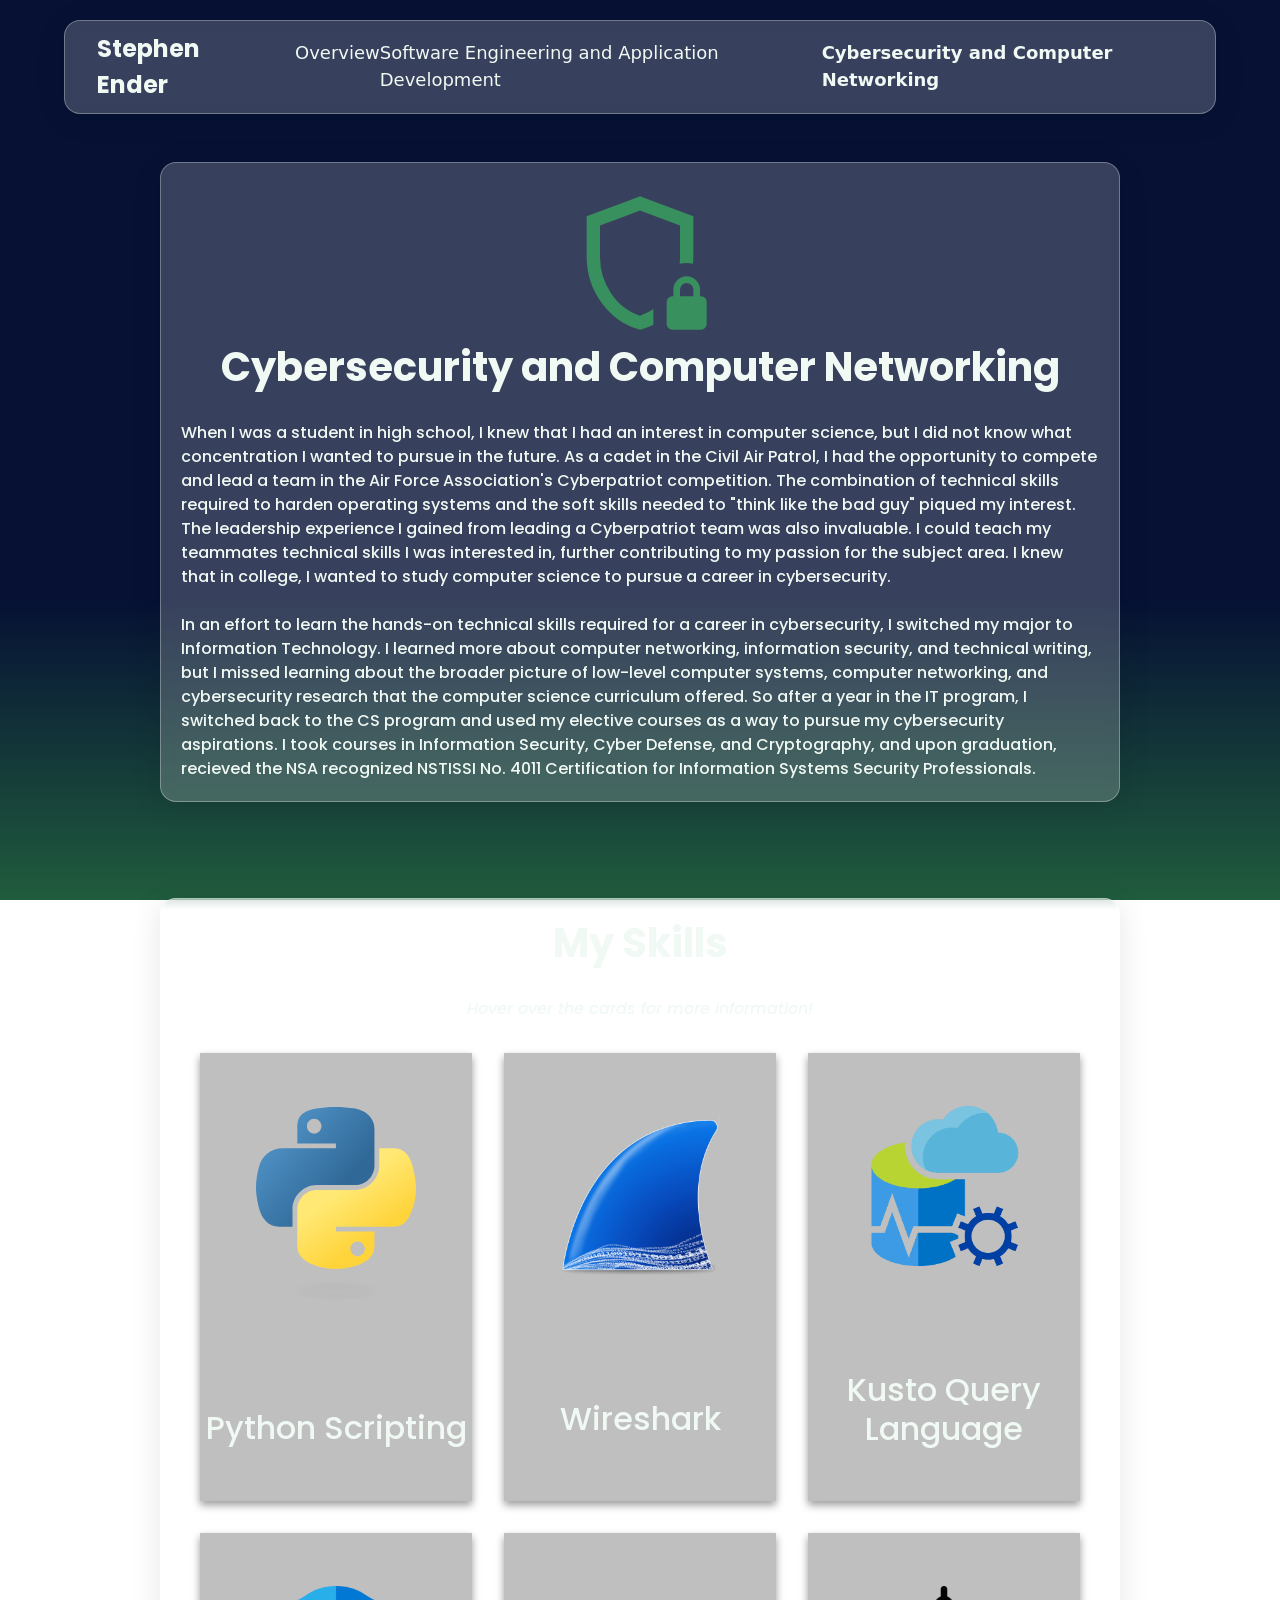
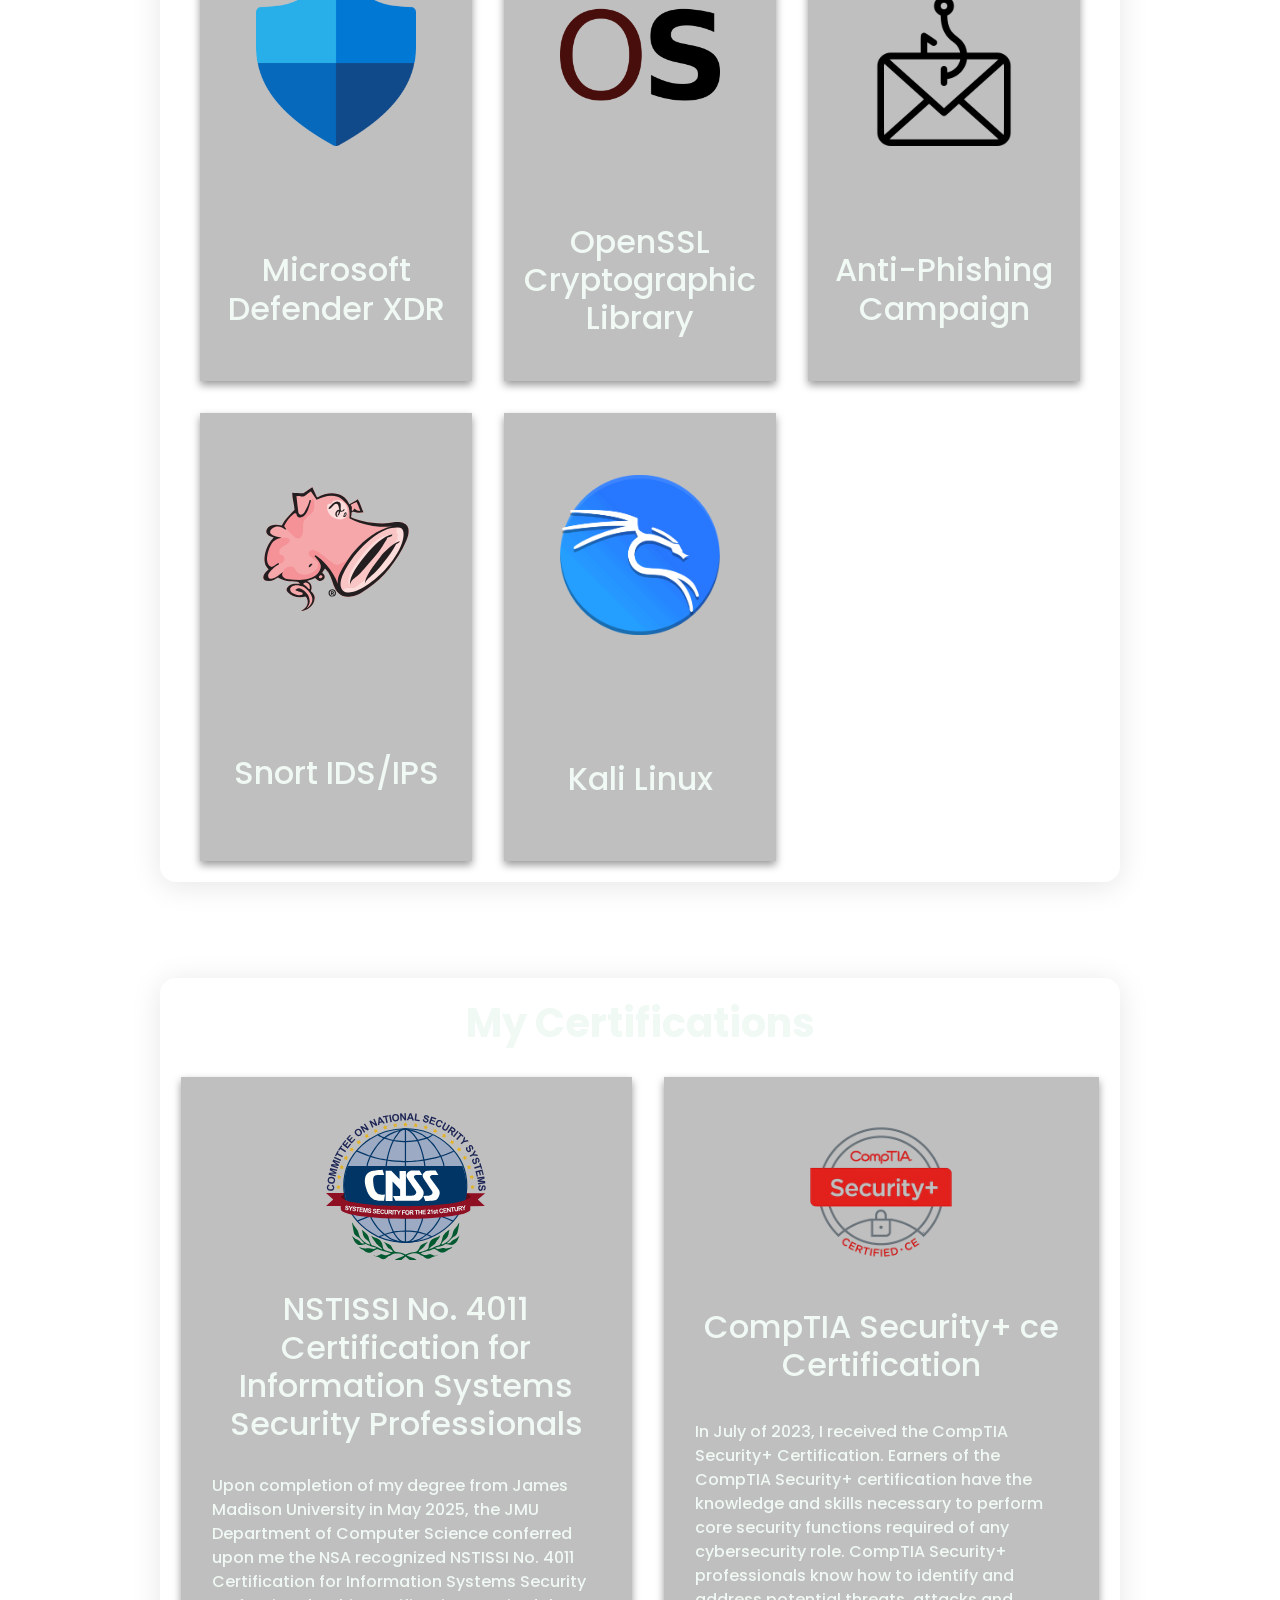
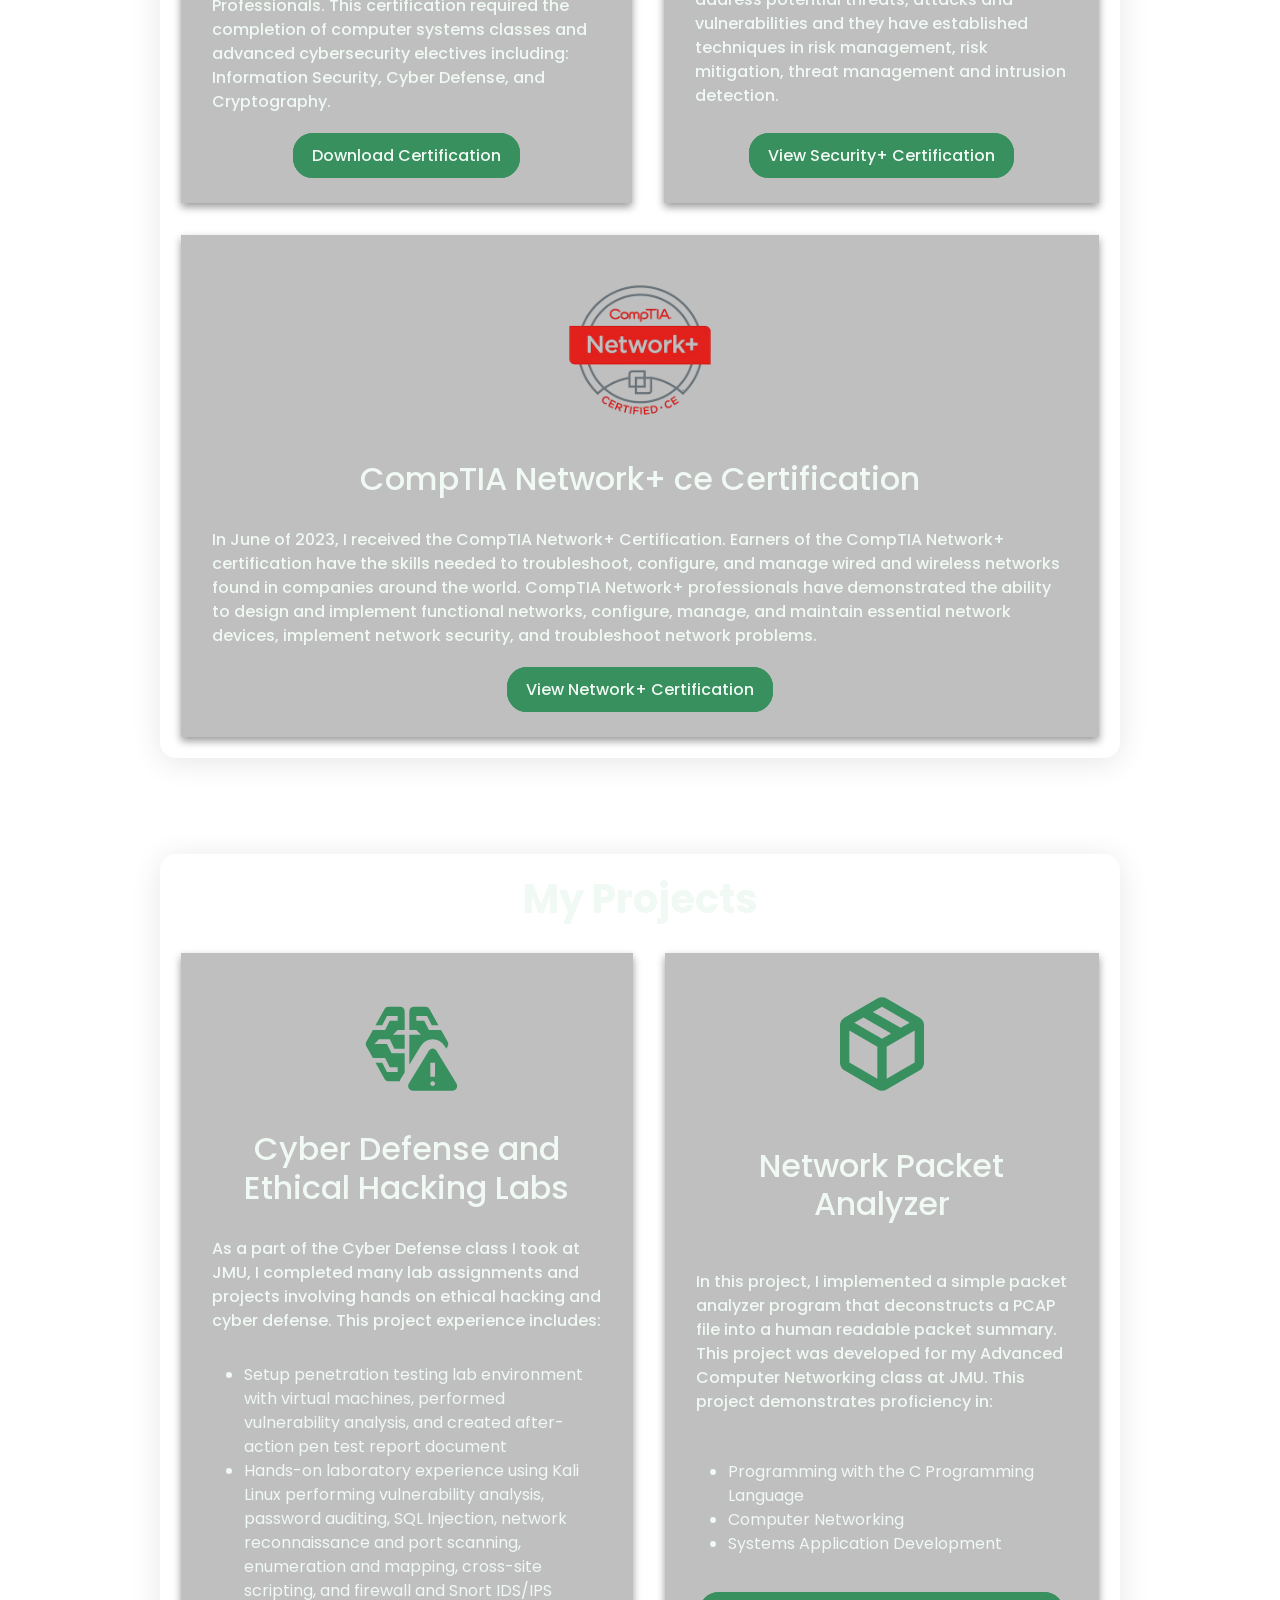
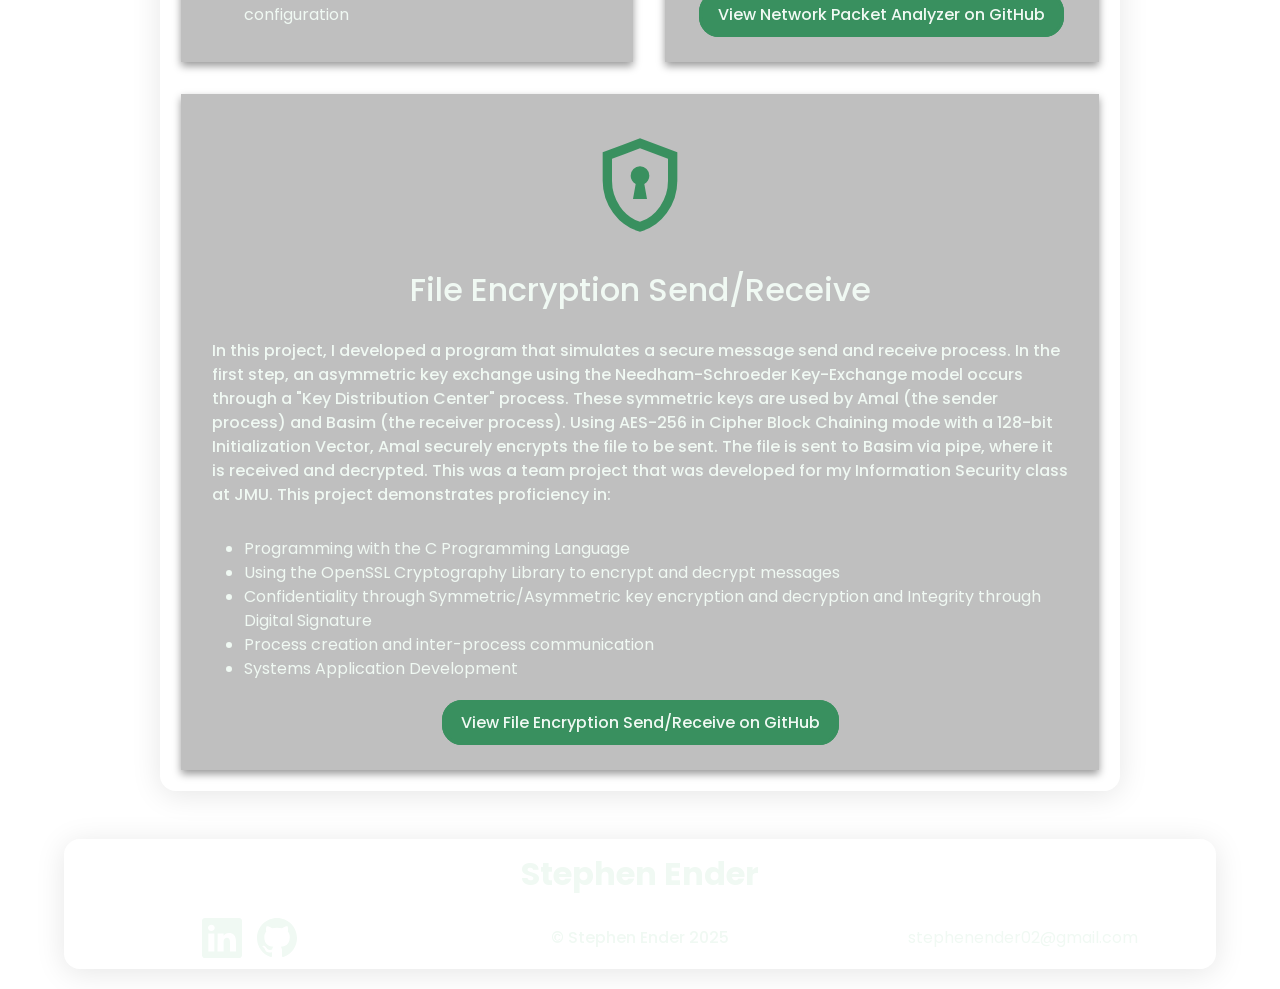
<file: src/cyber.html>
<!DOCTYPE html>
<html lang="en">
<head>
  <meta charset="UTF-8">
  <meta name="viewport" content="width=device-width, initial-scale=1.0">
  <link href="https://cdn.jsdelivr.net/npm/bootstrap@5.3.8/dist/css/bootstrap.min.css" rel="stylesheet" integrity="sha384-sRIl4kxILFvY47J16cr9ZwB07vP4J8+LH7qKQnuqkuIAvNWLzeN8tE5YBujZqJLB" crossorigin="anonymous">
  <link rel="stylesheet" href="styles/style.css">
  <link rel="shortcut icon" type="image/png" href="images/favicon-32x32.png"/>
  <title>Cybersecurity and Computer Networking | Stephen Ender</title>
</head>
<body>
  <script src="scripts/loadHeaderFooter.js"></script>
  <main>
    <article id="sweAbout">
      <img src="images/shield_locked_24dp_39905F_FILL0_wght400_GRAD0_opsz24.svg" alt="">
      <h1 class="articTitle">Cybersecurity and Computer Networking</h1>
      <p>When I was a student in high school, I knew that I had an interest in computer science, but I did not know what concentration I wanted to pursue in the future. As a cadet in the Civil Air Patrol, I had the opportunity to compete and lead a team in the Air Force Association's Cyberpatriot competition. The combination of technical skills required to harden operating systems and the soft skills needed to "think like the bad guy" piqued my interest. The leadership experience I gained from leading a Cyberpatriot team was also invaluable. I could teach my teammates technical skills I was interested in, further contributing to my passion for the subject area. I knew that in college, I wanted to study computer science to pursue a career in cybersecurity.</p>
      <br>
      <p>In an effort to learn the hands-on technical skills required for a career in cybersecurity, I switched my major to Information Technology. I learned more about computer networking, information security, and technical writing, but I missed learning about the broader picture of low-level computer systems, computer networking, and cybersecurity research that the computer science curriculum offered. So after a year in the IT program, I switched back to the CS program and used my elective courses as a way to pursue my cybersecurity aspirations. I took courses in Information Security, Cyber Defense, and Cryptography, and upon graduation, recieved the NSA recognized NSTISSI No. 4011 Certification for Information Systems Security Professionals.</p>
    </article>

    <article id="cyberSkills">
      <h1 class="articTitle">My Skills</h1>
      <p><em>Hover over the cards for more information!</em></p>
      <div id="cyberSkillGridArea">
        <div id="pythonCardCyber" class="skillCard">
          <div class="skillCardInner">
            <div class="skillCardFront">
              <img src="images/skillIcons/pythonLogo.svg" alt="">
              <h2>Python Scripting</h2>
            </div>
            <div class="skillCardBack">
              <h3>Python Scripting</h3>
              <p>I started using the Python programming language as a part of my Computational Analytics minor at JMU. With the NumPy, SciPy, and Pandas libraries, I learned how to write numerical analysis and operations reasearch programs with Python. Additionally, I have used Python extensively while learning algorithms and data structures.</p>
            </div>
          </div>
        </div>
        <div id="wiresharkCardCyber" class="skillCard">
          <div class="skillCardInner">
            <div class="skillCardFront">
              <img src="images/skillIcons/wiresharkLogo.png" alt="">
              <h2>Wireshark</h2>
            </div>
            <div class="skillCardBack">
              <h3>Wireshark</h3>
              <p>I have been using wireshark to sniff and analyze packets since I was in high school, participating in the Air Force Association's CyberPatriot competition. At JMU, I continued to learn how to use wireshark for network forensics and troubleshooting in my computer networking classes.</p>
            </div>
          </div>
        </div>
        <div id="kqlCardCyber" class="skillCard">
          <div class="skillCardInner">
            <div class="skillCardFront">
              <img src="images/skillIcons/kqlLogo.png" alt="">
              <h2>Kusto Query Language</h2>
            </div>
            <div class="skillCardBack">
              <h3>KQL</h3>
              <p>During my summer internships with St. Luke's University Health Network, I gained valuable experience writing complex KQL queries to assist in advanced threat hunting operations. </p>
            </div>
          </div>
        </div>
        <div id="mxdrCardCyber" class="skillCard">
          <div class="skillCardInner">
            <div class="skillCardFront">
              <img src="images/skillIcons/mXdrLogo.png" alt="">
              <h2>Microsoft Defender XDR</h2>
            </div>
            <div class="skillCardBack">
              <h3>Microsoft Defender XDR</h3>
              <p>During my summer internships with St. Luke's University Health Network, I used Microsoft Defender XDR and Azure Sentinel to recieve, triage, and respond to cybersecurity alerts.</p>
            </div>
          </div>
        </div>
        <div id="sslCardCyber" class="skillCard">
          <div class="skillCardInner">
            <div class="skillCardFront">
              <img src="images/skillIcons/openSslLogo.png" alt="">
              <h2>OpenSSL Cryptographic Library</h2>
            </div>
            <div class="skillCardBack">
              <h3>OpenSSL</h3>
              <p>In my information security class at JMU, I developed applications using the OpenSSL Cryptographic Library to provide file confidentiality via encryption and file integrity/non-repudiation via digital signature.</p>
            </div>
          </div>
        </div>
        <div id="phishCardCyber" class="skillCard">
          <div class="skillCardInner">
            <div class="skillCardFront">
              <img src="images/skillIcons/phishingIcon.png" alt="">
              <h2>Anti-Phishing Campaign</h2>
            </div>
            <div class="skillCardBack">
              <h3>Anti-Phishing Campaign</h3>
              <p>During my summer internships with St. Luke's University Health Network, I had the opportunity to "play the bad guy" and create realistic phishing simulation emails for employee cybersecurity awareness training. Using Microsoft Defender XDR, I executed these email campaigns and analyzed the results, compiling them into reports for management.</p>
            </div>
          </div>
        </div>
        <div id="snortCardCyber" class="skillCard">
          <div class="skillCardInner">
            <div class="skillCardFront">
              <img src="images/skillIcons/snortLogo.svg" alt="">
              <h2>Snort IDS/IPS</h2>
            </div>
            <div class="skillCardBack">
              <h3>Snort IDS/IPS</h3>
              <p>While taking a cyber defense class at JMU, I learned how to configure the Snort software as both an intrusion detection system and an intrusion prevention system. These experiences were part of the Virginia Cyber Range program.</p>
            </div>
          </div>
        </div>
        <div id="linuxCardCyber" class="skillCard">
          <div class="skillCardInner">
            <div class="skillCardFront">
              <img src="images/skillIcons/kaliLogo.png" alt="">
              <h2>Kali Linux</h2>
            </div>
            <div class="skillCardBack">
              <h3>Kali Linux</h3>
              <p>While taking a cyber defense class at JMU, I learned how to use the tools available in the Kali Linux distribution for penetration testing. I have experience using Kali Linux for port scanning, vulnerability analysis, password cracking, and network reconnaissance.</p>
            </div>
          </div>
        </div>
      </div>
    </article>

    <article id="cyberCerts">
      <h1 class="articTitle">My Certifications</h1>
      <div id="certsGrid">
        <div id="jmuCertCard" class="expCard certCard">
          <img src="images/CnssLogo.svg" alt="CNSS Logo">
          <h2>NSTISSI No. 4011 Certification for Information Systems Security Professionals</h2>
          <p>Upon completion of my degree from James Madison University in May 2025, the JMU Department of Computer Science conferred upon me the NSA recognized NSTISSI No. 4011 Certification for Information Systems Security Professionals. This certification required the completion of computer systems classes and advanced cybersecurity electives including: Information Security, Cyber Defense, and Cryptography.</p>
          <div class="downloadButtonDiv">
            <a href="files/EnderNSACert.pdf" class="downloadButton" download>Download Certification</a>
          </div>
        </div>
        <div id="secPlusCard" class="expCard certCard">
          <img src="images/comptia-security-ce-certification-removebg-preview.png" alt="CompTIA Security+ Logo">
          <h2>CompTIA Security+ ce Certification</h2>
          <p>In July of 2023, I received the CompTIA Security+ Certification. Earners of the CompTIA Security+ certification have the knowledge and skills necessary to perform core security functions required of any cybersecurity role. CompTIA Security+ professionals know how to identify and address potential threats, attacks and vulnerabilities and they have established techniques in risk management, risk mitigation, threat management and intrusion detection.</p>
          <div class="downloadButtonDiv">
            <a href="https://www.credly.com/badges/b950e9c2-00de-405e-9c3d-8aa53b9f4914/public_url" target="_blank" class="downloadButton">View Security+ Certification</a>
          </div>
        </div>
        <div id="networkPlusCard" class="expCard certCard">
          <img src="images/comptia-network-ce-certification.1-removebg-preview.png" alt="CompTIA Network+">
          <h2>CompTIA Network+ ce Certification</h2>
          <p>In June of 2023, I received the CompTIA Network+ Certification. Earners of the CompTIA Network+ certification have the skills needed to troubleshoot, configure, and manage wired and wireless networks found in companies around the world. CompTIA Network+ professionals have demonstrated the ability to design and implement functional networks, configure, manage, and maintain essential network devices, implement network security, and troubleshoot network problems.</p>
          <div class="downloadButtonDiv">
            <a href="https://www.credly.com/badges/49f180f5-c634-4505-aa08-c05e8556f7b4/public_url" target="_blank" class="downloadButton">View Network+ Certification</a>
          </div>
        </div>
      </div>
    </article>

    <article id="cyberProjects">
      <h1 class="articTitle">My Projects</h1>
      <div id="cyberProjectsGrid">
        <div id="ethicalHackingProject" class="expCard certCard">
          <img src="images/threat_intelligence_24dp_39905F_FILL0_wght400_GRAD0_opsz24.svg" alt="Threat intelligence icon">
          <h2>Cyber Defense and Ethical Hacking Labs</h2>
          <p>As a part of the Cyber Defense class I took at JMU, I completed many lab assignments and projects involving hands on ethical hacking and cyber defense. This project experience includes:</p>
          <ul>
            <li>Setup penetration testing lab environment with virtual machines, performed vulnerability analysis, and created after-action pen test report document</li>
            <li>Hands-on laboratory experience using Kali Linux performing vulnerability analysis, password auditing, SQL Injection, network reconnaissance and port scanning, enumeration and mapping, cross-site scripting, and firewall and Snort IDS/IPS configuration</li>
          </ul>
        </div>
        <div id="packetAnalyzerProject" class="expCard certCard">
          <img src="images/package_2_24dp_39905F_FILL0_wght400_GRAD0_opsz24.svg" alt="Package icon">
          <h2>Network Packet Analyzer</h2>
          <p>In this project, I implemented a simple packet analyzer program that deconstructs a PCAP file into a human readable packet summary. This project was developed for my Advanced Computer Networking class at JMU. This project demonstrates proficiency in:</p>
          <ul>
            <li>Programming with the C Programming Language</li>
            <li>Computer Networking</li>
            <li>Systems Application Development</li>
          </ul>
          <div class="downloadButtonDiv">
            <a href="https://github.com/stephenender02/Simple-Packet-Analyzer" target="_blank" class="downloadButton">View Network Packet Analyzer on GitHub</a>
          </div>
        </div>
        <div id="fileEncryptProject" class="expCard certCard">
          <img src="images/encrypted_24dp_39905F_FILL0_wght400_GRAD0_opsz24.svg" alt="Sheild with lock icon">
          <h2>File Encryption Send/Receive</h2>
          <p>In this project, I developed a program that simulates a secure message send and receive process. In the first step, an asymmetric key exchange using the Needham-Schroeder Key-Exchange model occurs through a "Key Distribution Center" process. These symmetric keys are used by Amal (the sender process) and Basim (the receiver process). Using AES-256 in Cipher Block Chaining mode with a 128-bit Initialization Vector, Amal securely encrypts the file to be sent. The file is sent to Basim via pipe, where it is received and decrypted. This was a team project that was developed for my Information Security class at JMU. This project demonstrates proficiency in:</p>
          <ul>
            <li>Programming with the C Programming Language</li>
            <li>Using the OpenSSL Cryptography Library to encrypt and decrypt messages</li>
            <li>Confidentiality through Symmetric/Asymmetric key encryption and decryption and Integrity through Digital Signature</li>
            <li>Process creation and inter-process communication</li>
            <li>Systems Application Development</li>
          </ul>
          <div class="downloadButtonDiv">
            <a href="https://github.com/stephenender02/FileEncryptionSendReceive" target="_blank" class="downloadButton">View File Encryption Send/Receive on GitHub</a>
          </div>
        </div>
      </div>
    </article>
  </main>
  
</body>
</html>
</file>
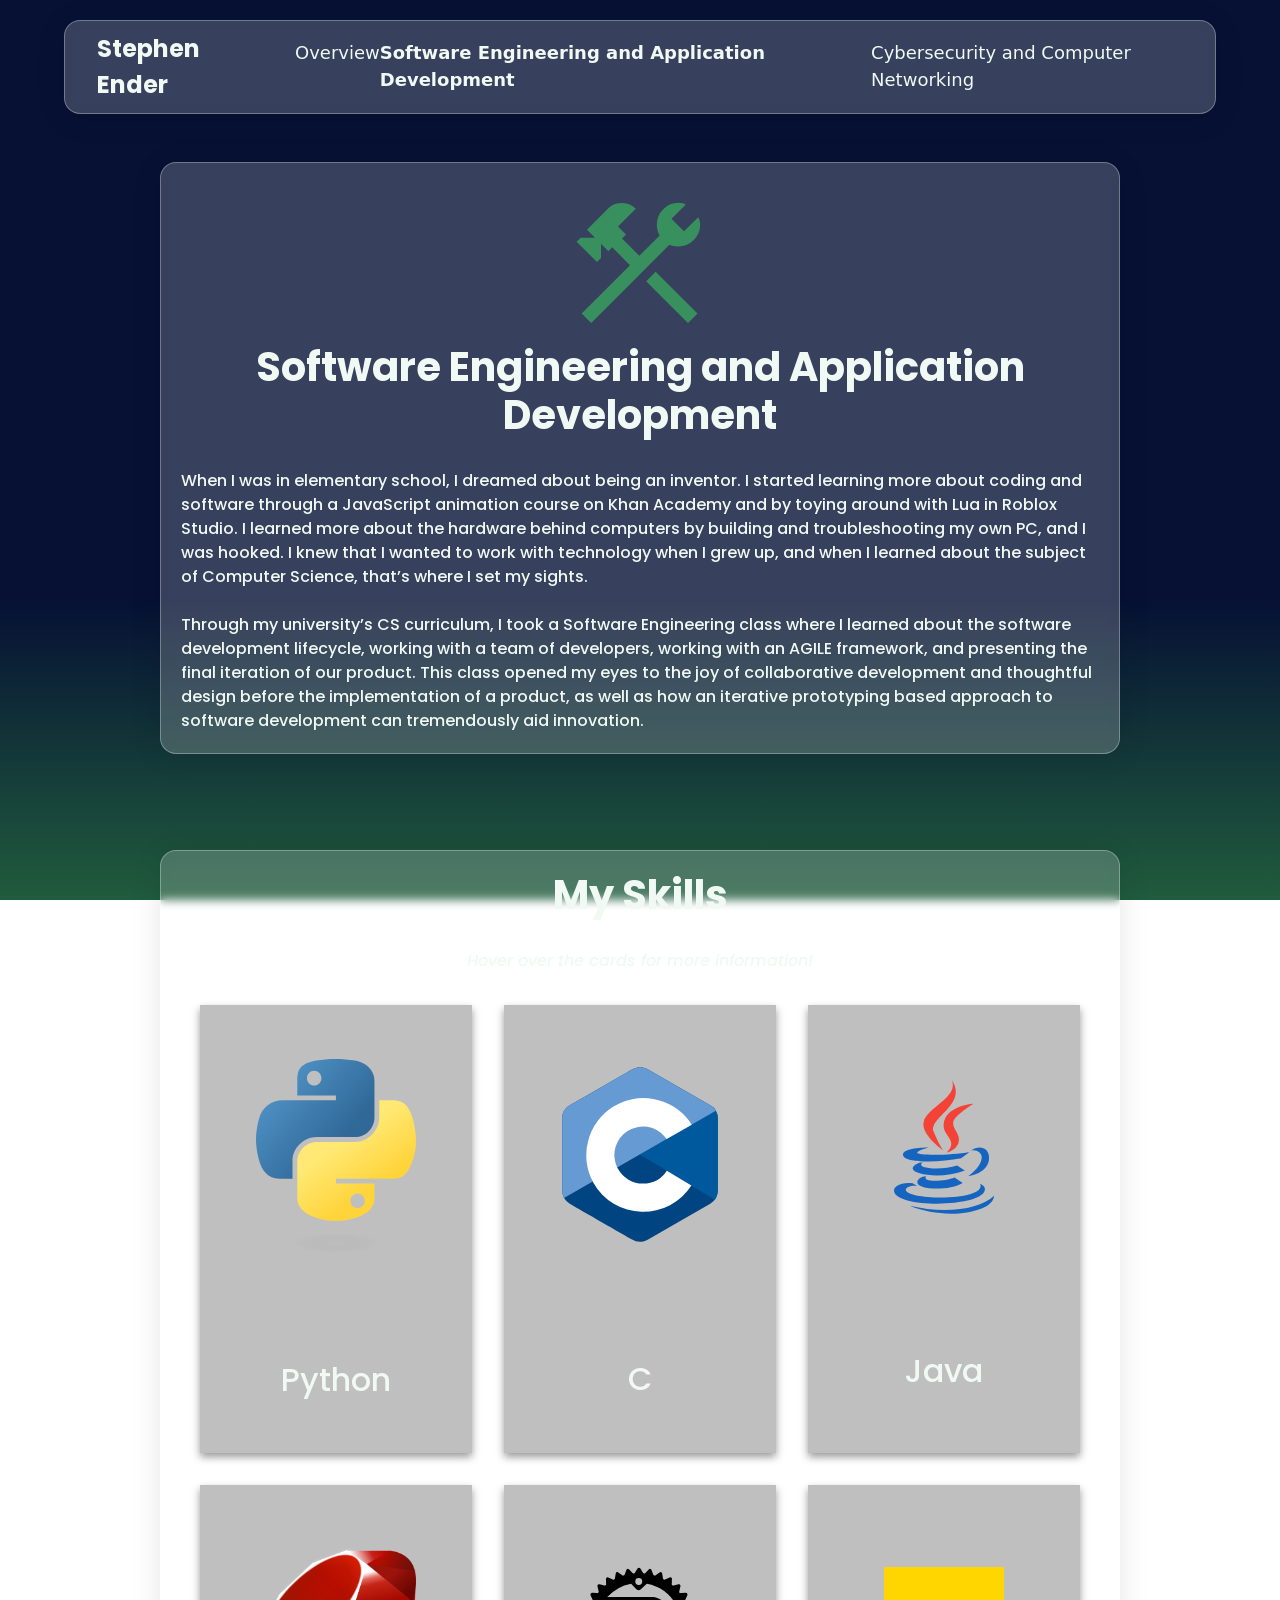
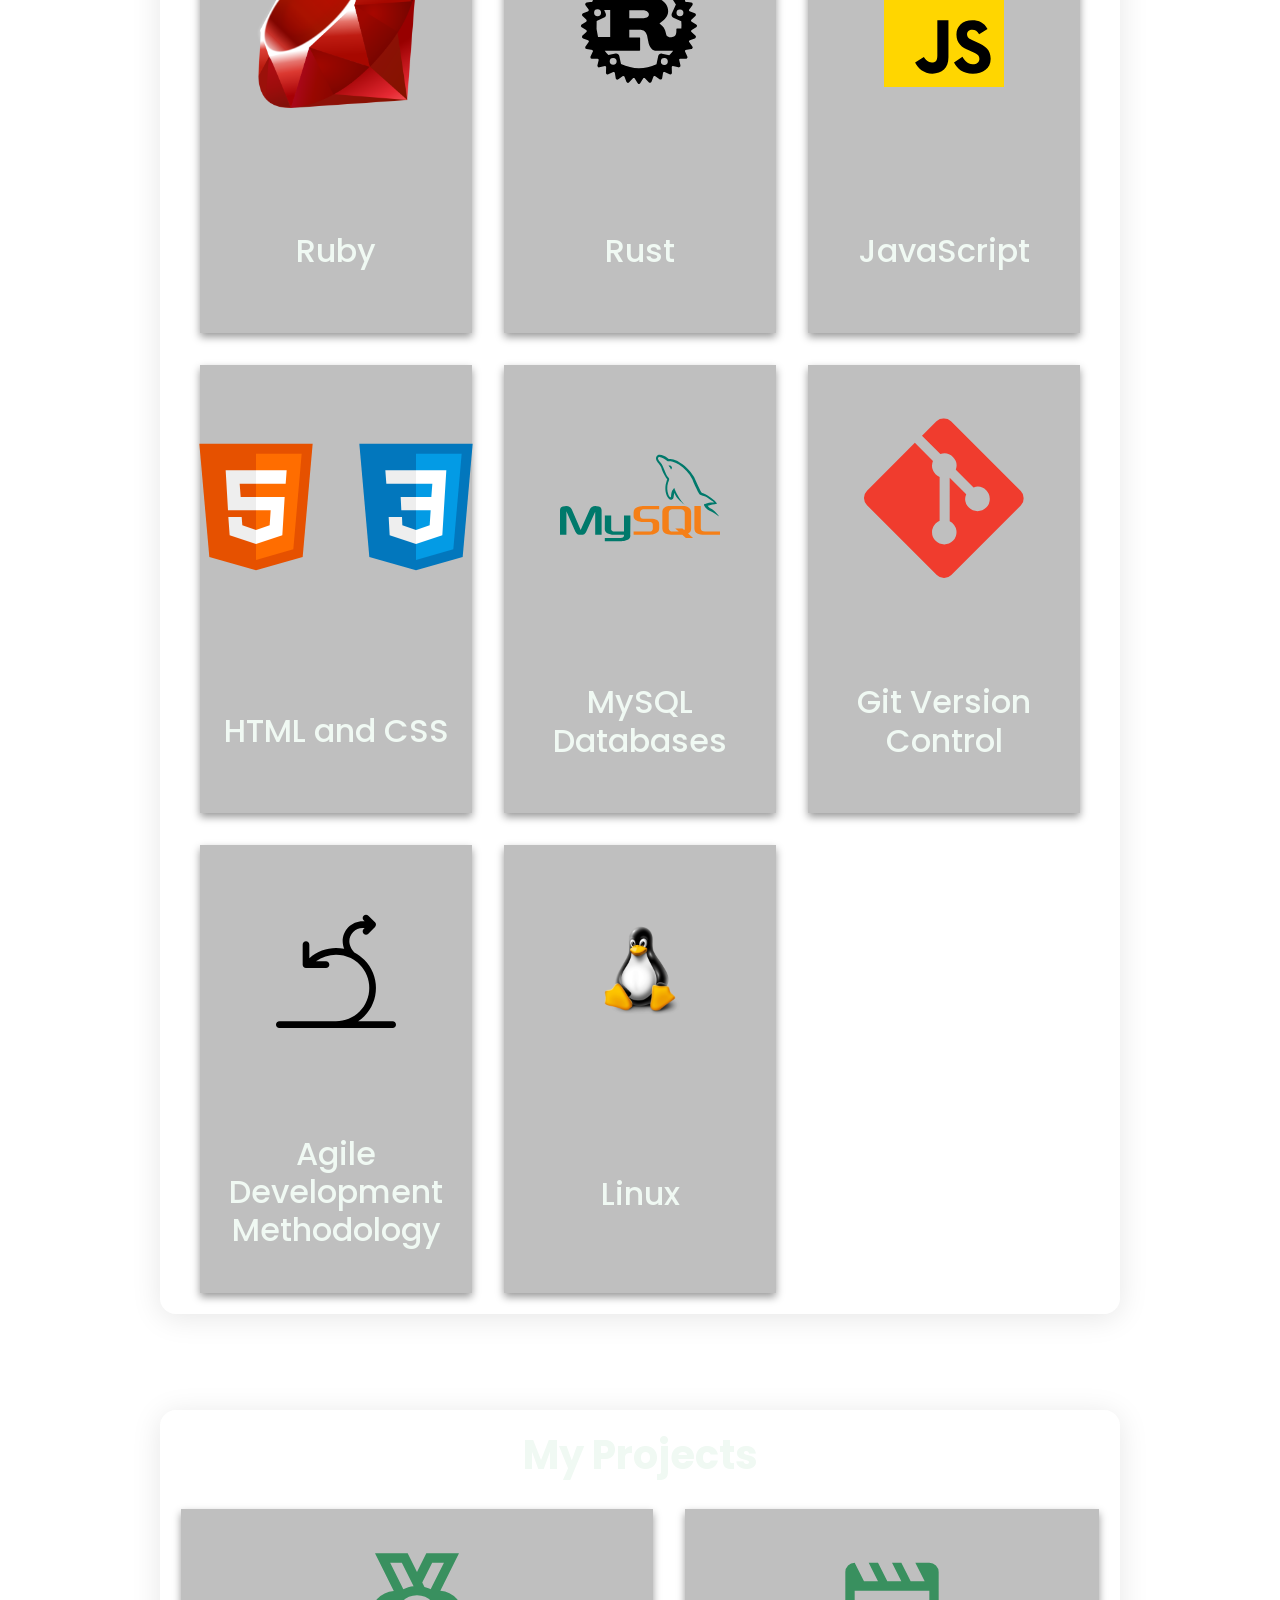
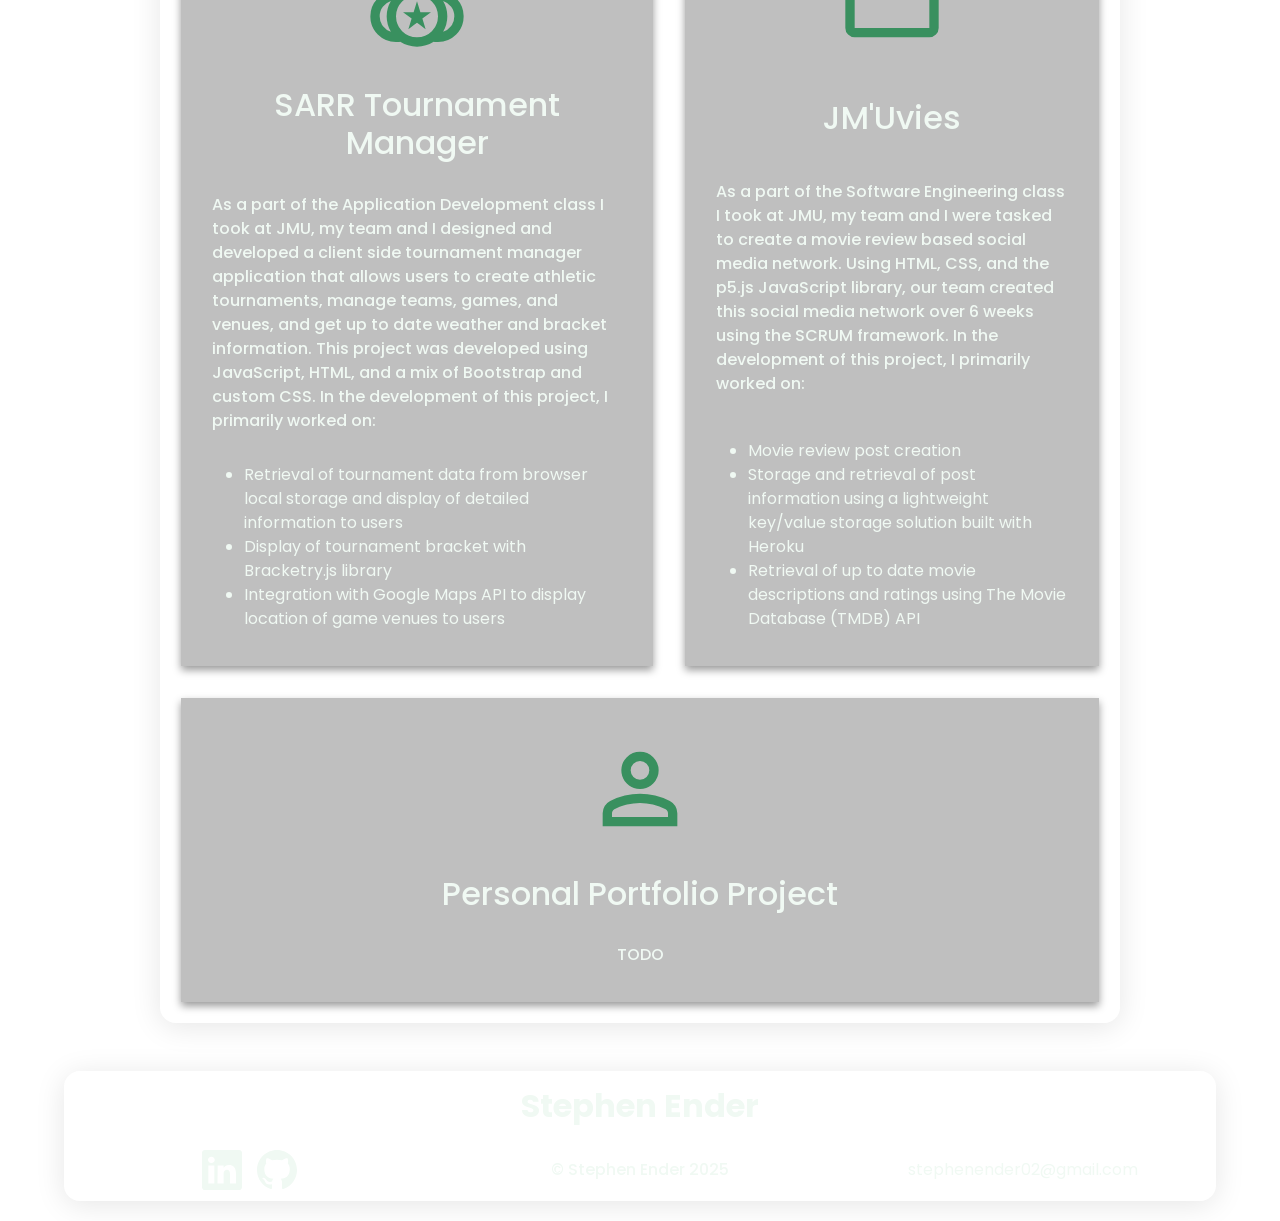
<file: src/software.html>
<!DOCTYPE html>
<html lang="en">
<head>
  <meta charset="UTF-8">
  <meta name="viewport" content="width=device-width, initial-scale=1.0">
  <link href="https://cdn.jsdelivr.net/npm/bootstrap@5.3.8/dist/css/bootstrap.min.css" rel="stylesheet" integrity="sha384-sRIl4kxILFvY47J16cr9ZwB07vP4J8+LH7qKQnuqkuIAvNWLzeN8tE5YBujZqJLB" crossorigin="anonymous">
  <link rel="stylesheet" href="styles/style.css">
  <link rel="shortcut icon" type="image/png" href="images/favicon-32x32.png"/>
  <title>Software Engineering and Application Development | Stephen Ender</title>
</head>
<body>
  <script src="scripts/loadHeaderFooter.js"></script>
  <main>
    <article id="sweAbout">
      <img src="images/construction_100dp_39905F_FILL0_wght400_GRAD0_opsz48.svg" alt="Icon of hammer and wrench">
      <h1 class="articTitle">Software Engineering and Application Development</h1>
      <p>When I was in elementary school, I dreamed about being an inventor. I started learning more about coding and software through a JavaScript animation course on Khan Academy and by toying around with Lua in Roblox Studio. I learned more about the hardware behind computers by building and troubleshooting my own PC, and I was hooked. I knew that I wanted to work with technology when I grew up, and when I learned about the subject of Computer Science, that’s where I set my sights.</p>
      <br>
      <p>Through my university’s CS curriculum, I took a Software Engineering class where I learned about the software development lifecycle, working with a team of developers, working with an AGILE framework, and presenting the final iteration of our product. This class opened my eyes to the joy of collaborative development and thoughtful design before the implementation of a product, as well as how an iterative prototyping based approach to software development can tremendously aid innovation.</p>
    </article>

    <article id="sweSkills">
      <h1 class="articTitle">My Skills</h1>
      <p><em>Hover over the cards for more information!</em></p>
      <div id="sweSkillGridArea">
        <div id="pythonCardSwe" class="skillCard">
          <div class="skillCardInner">
            <div class="skillCardFront">
              <img src="images/skillIcons/pythonLogo.svg" alt="Python logo">
              <h2>Python</h2>
            </div>
            <div class="skillCardBack">
              <h3>Python</h3>
              <p>I started using the Python programming language as a part of my Computational Analytics minor at JMU. With the NumPy, SciPy, and Pandas libraries, I learned how to write numerical analysis and operations reasearch programs with Python. Additionally, I have used Python extensively while learning algorithms and data structures.</p>
            </div>
          </div>
        </div>
        <div id="cCardSwe" class="skillCard">
          <div class="skillCardInner">
            <div class="skillCardFront">
              <img src="images/skillIcons/cLogo.svg" alt="C (programming language) logo">
              <h2>C</h2>
            </div>
            <div class="skillCardBack">
              <h3>C</h3>
              <p>I started working with the C programming language in my computer systems classes at JMU. Learning about fundamental systems concepts such as binary data manipulation, memory management, the Von Neumann architecture, inter-process communication, networking, and more through the lense of the C programming language helped me to grow immensely as a Computer Scientist.</p>
            </div>
          </div>
        </div>
        <div id="javaCardSwe" class="skillCard">
          <div class="skillCardInner">
            <div class="skillCardFront">
              <img src="images/skillIcons/javaLogo.svg" alt="Java logo">
              <h2>Java</h2>
            </div>
            <div class="skillCardBack">
              <h3>Java</h3>
              <p>Java was the first Object Oriented programming language I ever learned, and it was the language that set the foundation for my Computer Science journey. Using Java in my introductory programming and data structures and algorithms classes, many of my first programming projects were written in Java.</p>
            </div>
          </div>
        </div>
        <div id="rubyCardSwe" class="skillCard">
          <div class="skillCardInner">
            <div class="skillCardFront">
              <img src="images/skillIcons/rubyLogo.png" alt="Ruby logo">
              <h2>Ruby</h2>
            </div>
            <div class="skillCardBack">
              <h3>Ruby</h3>
              <p>I learned Ruby as a part of a programming languages class at JMU, and it was the language from which I learned about how compilers work. By creating my own "spreadsheet" programming language using Ruby, I learned how to build a lexer to tokenize character strings and a parser to build the Abstract Syntax Tree that gives those tokens meaning in a programming language.</p>
            </div>
          </div>
        </div>
        <div id="rustCardSwe" class="skillCard">
          <div class="skillCardInner">
            <div class="skillCardFront">
              <img src="images/skillIcons/rustLogo.svg" alt="Rust logo">
              <h2>Rust</h2>
            </div>
            <div class="skillCardBack">
              <h3>Rust</h3>
              <p>Rust is the newest programming language I've picked up. I was interested in learning more about how embedded systems work, and so I started learning how to use Rust to program an Arduino. Eventually, I would like to write programs in Rust for Raspberry Pi.</p>
            </div>
          </div>
        </div>
        <div id="jsCardSwe" class="skillCard">
          <div class="skillCardInner">
            <div class="skillCardFront">
              <img src="images/skillIcons/jsLogo.svg" alt="JavaScript logo">
              <h2>JavaScript</h2>
            </div>
            <div class="skillCardBack">
              <h3>JavaScript</h3>
              <p>Although JavaScript was technically the first programming language I ever toyed around with, I didn't really start working with JS until I took a software engineering class at JMU. With JavaScript, I learned how to manipulate the DOM and write asynchronous API calls to create dynamic and interesting applications.</p>
            </div>
          </div>
        </div>
        <div id="htmlCssCardSwe" class="skillCard">
          <div class="skillCardInner">
            <div class="skillCardFront">
              <div id="cssHtmlLogos">
                <img src="images/skillIcons/htmlLogo.svg" alt="HTML logo">
                <img src="images/skillIcons/cssLogo.svg" alt="CSS logo">
              </div>
              <h2>HTML and CSS</h2>
            </div>
            <div class="skillCardBack">
              <h3>HTML and CSS</h3>
              <p>Designing and implementing visually interesting and intuitive user interfaces is something I really enjoy doing. I formally learned HTML and CSS in an application development class at JMU, but I started using them well before to create static websites.</p>
            </div>
          </div>
        </div>
        <div id="sqlCardSwe" class="skillCard">
          <div class="skillCardInner">
            <div class="skillCardFront">
              <img src="images/skillIcons/mySqlLogo.svg" alt="MySQL logo">
              <h2>MySQL Databases</h2>
            </div>
            <div class="skillCardBack">
              <h3>MySQL Databases</h3>
              <p>I started learning about database management, design, and query languages in a database administration class at JMU. Using MySQL and MySQL Workbench, I helped my team to design and manage a database to store application data for a non-profit emergency food agency called Angels Answer.</p>
            </div>
          </div>
        </div>
        <div id="gitCardSwe" class="skillCard">
          <div class="skillCardInner">
            <div class="skillCardFront">
              <img src="images/skillIcons/gitLogo.svg" alt="Git logo">
              <h2>Git Version Control</h2>
            </div>
            <div class="skillCardBack">
              <h3>Git Version Control</h3>
              <p>For every personal project that I work on, I use Git for my version control. Tracking changes and managing branches is essential for collaborative programming, and I learned how to effectively use Git in my software engineering class at JMU.</p>
            </div>
          </div>
        </div>
        <div id="agileCardSwe" class="skillCard">
          <div class="skillCardInner">
            <div class="skillCardFront">
              <img src="images/skillIcons/agileIcon.svg" alt="Agile Development icon">
              <h2>Agile Development Methodology</h2>
            </div>
            <div class="skillCardBack">
              <h3>Agile Development Methodology</h3>
              <p>I learned how to collaborate and structure software project development in my software engineering class at JMU. The benefits of using an iterative approach for development are many, and I am personally a supporter of this methodology.</p>
            </div>
          </div>
        </div>
        <div id="linuxCardSwe" class="skillCard">
          <div class="skillCardInner">
            <div class="skillCardFront">
              <img src="images/skillIcons/linuxLogo.png" alt="Linux penguin">
              <h2>Linux</h2>
            </div>
            <div class="skillCardBack">
              <h3>Linux</h3>
              <p>I used various Liux distributions throughought my time at JMU and learned to get comfortable with the terminal. With the C programming language, I've learned how to write systems applications for Linux operating systems.</p>
            </div>
          </div>
        </div>
      </div>
    </article>

    <article id="sweProjects">
      <h1 class="articTitle">My Projects</h1>
      <div id="sweProjectsGrid">
        <div id="sarrProject" class="expCard certCard">
          <img src="images/social_leaderboard_24dp_39905F_FILL0_wght400_GRAD0_opsz24.svg" alt="Sports medals icon">
          <h2>SARR Tournament Manager</h2>
          <p>As a part of the Application Development class I took at JMU, my team and I designed and developed a client side tournament manager application that allows users to create athletic tournaments, manage teams, games, and venues, and get up to date weather and bracket information. This project was developed using JavaScript, HTML, and a mix of Bootstrap and custom CSS. In the development of this project, I primarily worked on:</p>
          <ul>
            <li>Retrieval of tournament data from browser local storage and display of detailed information to users</li>
            <li>Display of tournament bracket with Bracketry.js library</li>
            <li>Integration with Google Maps API to display location of game venues to users</li>
          </ul>
        </div>
        <div id="jmuviesProject" class="expCard certCard">
          <img src="images/movie_24dp_39905F_FILL0_wght400_GRAD0_opsz24.svg" alt="Movie icon">
          <h2>JM'Uvies</h2>
          <p>As a part of the Software Engineering class I took at JMU, my team and I were tasked to create a movie review based social media network. Using HTML, CSS, and the p5.js JavaScript library, our team created this social media network over 6 weeks using the SCRUM framework. In the development of this project, I primarily worked on:</p>
          <ul>
            <li>Movie review post creation</li>
            <li>Storage and retrieval of post information using a lightweight key/value storage solution built with Heroku</li>
            <li>Retrieval of up to date movie descriptions and ratings using The Movie Database (TMDB) API</li>
          </ul>
        </div>
        <div id="personalPortfolioProject" class="expCard certCard">
          <img src="images/person_24dp_39905F_FILL0_wght400_GRAD0_opsz24.svg" alt="Person icon">
          <h2>Personal Portfolio Project</h2>
          <!-- TODO -->
          <p>TODO</p>
        </div>
      </div>
    </article>

  </main>
</body>
</html>
</file>
<file: src/styles/style.css>
@import url('https://fonts.googleapis.com/css2?family=Poppins:wght@100;200;300;700;800;900&display=swap');
* {
  /* Colors */
  --text-black: #0c2218;
  --text-light: #f0f9f3;
  --primary: #39905f;
  --primary-light: #8bcaa3;
  --primary-lightest: #dbf0e0;
  --primary-dark: #205c3d;
  --primary-darker: #173d2a;

  /* Font & Typography */
  --body-font: 'Poppins', sans-serif;
  --page-title-font-size: 3rem;
  --h1-font-size: 2rem;
  --h2-font-size: 1.5rem;
  --h3-font-size: 1.25rem;
  --normal-font-size: 1rem;
  --small-font-size: .85rem;
  --smaller-font-size: .75rem;

  /* Font Weight */
  --font-light: 200;
  --font-nav: 300;
  --font-medium: 500;
  --font-semi-bold: 600;
  --font-bold: 700;
}

h1, h2, h3, p {
  color: var(--text-light);
  font-family: var(--body-font);
  margin: 0;
}

ul {
  margin: 0;
  padding: 0;
  list-style: none;
}

h1 {
  font-weight: var(--font-bold);
}

p {
  font-weight: var(--font-medium);
  color: var(--text-light);
  font-size: var(--normal-font-size);
}

a {
  font-size: var(--normal-font-size);
}

br {
  margin: 1em 0px;
}

body {
  min-height: 100vh;
  background-image: linear-gradient(#061134, #061134, #061134, var(--primary-dark));
  background-repeat: no-repeat;
  background-attachment: fixed;
  display: flex;
  flex-direction: column;
  align-items: center;
}

/* Header and Navigation */
header {
  display: flex;
  align-items: center;
  width: 90vw;
  margin-top: 20px;
  padding: 10px 0px;

  /* Frosted glass */
  background: rgba(255, 255, 255, 0.2);
  border-radius: 16px;
  box-shadow: 0 4px 30px rgba(0, 0, 0, 0.1);
  backdrop-filter: blur(5px);
  -webkit-backdrop-filter: blur(5px);
  border: 1px solid rgba(255, 255, 255, 0.3);
}

.logo {
  flex-basis: 20%;
  padding: 0px 2em;
  color: var(--text-light);
}

.logo p {
  font-size: var(--h2-font-size);
  font-weight: var(--font-bold);
}

nav {
  flex-basis: 80%;
}

.navList {
  display: flex;
  justify-content: space-around;
  list-style-type: none;
}

.navItem a{
  text-decoration: none;
  color:var(--text-light);
  font-size: 1.125rem;
  font-weight: var(--font-nav);

  /* "Animated" Underline */
  display: inline-block;
  padding-bottom:2px;
  background-image: linear-gradient(var(--primary) 0 0);
  background-position: 0 100%; /*OR bottom left*/
  background-size: 0% 2px;
  background-repeat: no-repeat;
  transition:
    background-size 0.3s,
    background-position 0s 0.3s;
}

.navItem a:hover {
  background-position: 100% 100%; /*OR bottom right*/
  background-size: 100% 2px;
}

#mobileNavButton {
  background: none;
  border: none;
  padding: 0px;
  color: var(--text-light);
  display: none;
}

#mobileNavButton svg {
  width: 35px;
}

.mobileNavList {
  display: none;
}

@media screen and (max-width: 1210px) {
  nav {
    display: flex;
    justify-content: flex-end;
  }

  .navList {
    display: none;
  }

  #mobileNavButton {
    display: block;
    margin-right: 2em;
  }

  #mobileNavDiv {
    width: 90vw;
    text-align: right;
  }

  .mobileNavList {
    margin: 1em 2em;
  }

  .mobileNavItem {
    margin: 5px 0px;
  }

  .mobileNavItem a {
    color: var(--text-light);
    text-decoration: none;
    font-weight: var(--font-nav);


    /* "Animated" Underline */
    display: inline-block;
    padding-bottom:2px;
    background-image: linear-gradient(var(--primary) 0 0);
    background-position: 0 100%; /*OR bottom left*/
    background-size: 0% 2px;
    background-repeat: no-repeat;
    transition:
      background-size 0.3s,
      background-position 0s 0.3s;
  }

  .mobileNavItem a:hover {
    background-position: 100% 100%; /*OR bottom right*/
    background-size: 100% 2px;
  }
}

/* Footer */
footer {
  display: grid;
  row-gap: 20px;
  grid-template: 
    "fName fName fName"
    "fSocials fCopy fEmail";
  grid-template-columns: repeat(3, 1fr);
  bottom: 0;
  width: 90vw;
  margin-bottom: 20px;
  padding: 10px 0px;

  /* Frosted glass */
  background: rgba(255, 255, 255, 0.2);
  border-radius: 16px;
  box-shadow: 0 4px 30px rgba(0, 0, 0, 0.1);
  backdrop-filter: blur(5px);
  -webkit-backdrop-filter: blur(5px);
  border: 1px solid rgba(255, 255, 255, 0.3);
}

@media screen and (max-width: 600px) {
  footer {
    grid-template: 
      "fName fName"
      "fSocials fSocials"
      "fCopy fEmail";
    grid-template-columns: auto;
  }
}

@media screen and (max-width: 450px) {
  footer {
    grid-template: 
      "fName"
      "fSocials"
      "fEmail"
      "fCopy";
    grid-template-columns: auto;
  }
}

#fNameBox {grid-area: fName;}

#fSocialsBox {grid-area: fSocials;}

#fCopyBox {grid-area: fCopy;}

#fEmailBox {grid-area: fEmail;}

.footerBox {
  display: flex;
  justify-content: center;
  align-items: center;
}

.nameBox {
  grid-column: 1 / span 3;
}

.nameBox p {
  font-size: var(--h1-font-size);
  font-weight: var(--font-bold);
}

.footerBox a {
  color: var(--text-light);
  font-family: var(--body-font);
  text-decoration: none;
}

.footerBox a:hover {
  text-decoration: underline;
}

.socialsBox a {
  margin-right: 15px;
  transition: 0.3s;
}

.socialsBox a:hover {
  color: var(--primary-light);
}

svg {
  width: 40px;
}

/* Main Section Styling */
main {
  display: flex;
  flex-direction: column;
  align-items: center;
}

article {
  width: 75vw;
  margin: 3em 2em;
  padding: 20px;
  /* Frosted glass */
  background: rgba(255, 255, 255, 0.2);
  border-radius: 16px;
  box-shadow: 0 4px 30px rgba(0, 0, 0, 0.1);
  backdrop-filter: blur(5px);
  -webkit-backdrop-filter: blur(5px);
  border: 1px solid rgba(255, 255, 255, 0.3);
}

/* Profile */
#profile {
  display: grid;
  grid-template:
    "profPic name name"
    "profPic social resume";
  row-gap: 30px;
}

#profileImage {
  grid-area: profPic;
  display: flex;
  align-items: center;
  justify-content: center;
}

#profileImagePic {
  width: 200px;
  height: 200px;
  border-radius: 50%;
  overflow: hidden;
}

#profileImage img {
  width: 100%; 
  height: 100%; 
  object-fit: cover; 
}

#profileInfoBox {
  grid-area: name;
  display: flex;
  flex-direction: column;
  align-items: center;
}

#profileName {
  font-size: var(--page-title-font-size);
  font-weight: var(--font-bold);
  text-align: center;
}

#profileJob {
  font-size: var(--h2-font-size);
  font-weight: var(--font-light);
  text-align: center;
}

#profSocial {
  grid-area: social;
  display: flex;
  justify-content: center;
  align-items: center;
}

#profSocial a {
  margin: 0px 15px;
  color: var(--text-light);
  transition: 0.3s;
}

#profSocial a:hover {
  color: var(--primary);
}

#profResume {
  grid-area: resume;
  display: flex;
  justify-content: center;
  align-items: center;
}

.downloadButton {
  padding: 0.5em 1em;
  border: solid;
  border-color: var(--primary);
  border-radius: 20px;
  background-color: var(--primary);
  text-decoration: none;
  color: var(--text-light);
  font-family: var(--body-font);
  font-weight: var(--font-medium);
  font-size: var(--normal-font-size);
  transition: 0.3s;
}

.downloadButton:hover {
  border-color: var(--primary-dark);
  background-color: var(--primary-dark);
}

@media screen and (max-width: 1000px) {
  #profile {
    grid-template:
      "profPic profPic"
      "name name"
      "social resume";
    row-gap: 15px;
  }
  #profileInfoBox {
    margin-bottom: 30px;
  }
}

@media screen and (max-width: 398px) {
  #profile {
    grid-template:
      "profPic"
      "name"
      "social"
      "resume";
    row-gap: 15px;
  }
}

#aboutMe {
  display: flex;
  flex-direction: column;
  align-items: center;
}

.articTitle {
  margin-bottom: 30px;
  text-align: center;
}

/* Education */
#education {
  display: flex;
  flex-direction: column;
  align-items: center;
}

#education h2:first-of-type {
  margin-bottom: 15px;
}

#education h2 {
  text-align: center;
}

#educationGrid {
  display: grid;
  grid-template: 
    "eduPic eduDetails eduDetails"
    "communityInvolvement communityInvolvement communityInvolvement";
  row-gap: 15px;
  grid-template-columns: 1fr 2fr;
}

@media screen and (max-width: 944px) {
  #educationGrid {
    grid-template: 
      "eduPic"
      "eduDetails"
      "communityInvolvement";
    row-gap: 15px;
    grid-template-columns: auto;
  }
  #eduPicArea {
    display: flex;
    justify-content: center;
  }
}

#eduPicArea {
  grid-area: eduPic;
}

#eduPicArea img {
  width: 25em;
}

@media screen and (max-width: 570px) {
  #eduPicArea img {
    width: 12em;
  }
}

#eduDetailsArea {
  grid-area: eduDetails;
  margin-left: 15px;
  display: flex;
  align-items: center;
}

#communityInvolvementArea {
  grid-area: communityInvolvement;
  margin-top: 25px;
  display: flex;
  flex-direction: column;
  align-items: center;
  text-align: center;
}

#communityInvolvementCards {
  margin-top: 15px;
  display: grid;
  grid-template: 
    "pma mrd pep";
  column-gap: 2em;
}

#pmaCard { grid-area: pma; }

#mrdCard { grid-area: mrd; }

#pepCard { grid-area: pep; }

@media screen and (max-width: 1250px) {
  #communityInvolvementCards {
    grid-template: 
      "pma mrd"
      "pep pep";
    row-gap: 2em;
  }
}

@media screen and (max-width: 950px) {
  #communityInvolvementCards {
    grid-template: 
      "pma"
      "mrd"
      "pep";
  }
}

.cardContainer {
  display: flex;
  flex-direction: column;
  align-items: center;
  padding: 2px 16px;
}

.cardContainer > p:first-of-type {
  font-size: var(--h2-font-size);
  font-weight: var(--font-bold);
  margin-bottom: 10px;
  text-align: center;
}

/* Experience */
#experience {
  display: flex;
  flex-direction: column;
  align-items: center;
}

#experienceGrid {
  display: grid;
  grid-template: 
    "fast sluhn";
  column-gap: 2em;
}

@media screen and (max-width: 1014px) {
  #experienceGrid {
    display: grid;
    grid-template: 
      "fast"
      "sluhn";
    row-gap: 2em;
  }
}

.expCard {
  display: flex;
  flex-direction: column;
  align-items: center;
  justify-content: space-between;
  background-color: rgba(0, 0, 0, 0.25);
  box-shadow: 0 4px 8px 0 rgba(0, 0, 0, 0.4);
  transition: 0.3s;
  padding: 20px 16px;
}

.expCardTitle {
  text-align: center;
  margin-bottom: 15px;
}

.expCardTitle > p:first-of-type {
  font-size: var(--h1-font-size);
  font-weight: var(--font-bold);
}

.expCard img {
  width: 10em;
}

.expCardDet {
  margin-bottom: 15px;
}

#fastCard {
  grid-area: fast;
}

#fastCard li {
  margin-left: 2em;
  color: var(--text-light);
  font-family: var(--body-font);
  font-size: var(--normal-font-size);
  list-style: disc;
}

#sluhnCard {
  grid-area: sluhn;
}

#sweAbout {
  display: flex;
  flex-direction: column;
  align-items: center;
}

#sweAbout img{
  width: 10em;
}

#sweAbout h1 {
  text-align: center;
}

#sweSkills {
  text-align: center;
}

#sweSkills > p {
  margin-bottom: 2em;
}

#sweSkillGridArea {
  display: grid;
  grid-template: 
    "python c java"
    "rubyLang rust js"
    "html sql git"
    "agile linux null";
  gap: 2em;
  text-align: center;
  align-items: flex-end;
  justify-content: center;
}

@media screen and (max-width: 1250px) {
  #sweSkillGridArea {
    grid-template: 
      "python c"
      "java rubyLang"
      "rust js"
      "html sql"
      "git agile"
      "linux null";
    row-gap: 2em;
  }
}

@media screen and (max-width: 950px) {
  #sweSkillGridArea {
    grid-template: 
      "python"
      "c"
      "java"
      "rubyLang"
      "rust"
      "js"
      "html"
      "sql"
      "git"
      "agile"
      "linux";
  }
}

.skillCard {
  height: 28em;
  width: 17em;
  background-color: transparent;
  perspective: 1000px;
}

.skillCardInner {
  position: relative;
  width: 100%;
  height: 100%;
  text-align: center;
  box-shadow: 0 4px 8px 0 rgba(0, 0, 0, 0.4);
  transition: transform 0.8s;
  transform-style: preserve-3d;
}

.skillCard:hover .skillCardInner {
  transform: rotateY(180deg);
}

.skillCardFront, .skillCardBack {
  position: absolute;
  width: 100%;
  height: 100%;
  -webkit-backface-visibility: hidden; /* Safari */
  backface-visibility: hidden;
}

.skillCardFront {
  background-color: rgba(0, 0, 0, 0.25);
  display: flex;
  flex-direction: column;
  align-items: center;
  justify-content: space-around;
}

.skillCardBack {
  display: flex;
  flex-direction: column;
  align-items: center;
  justify-content: space-around;
  padding: 1em;
  background-color: var(--primary-darker);
  transform: rotateY(180deg);
}

.skillCardBack h3 {
  margin-bottom: 0.5em;
}

.skillCardFront img {
  width: 10em;
}

#cssHtmlLogos {
  display: flex;
  justify-content: space-around;
}

#pythonCardSwe { grid-area: python; }
#cCardSwe { grid-area: c; }
#javaCardSwe { grid-area: java; }
#rubyCardSwe { grid-area: rubyLang; }
#rustCardSwe { grid-area: rust; }
#jsCardSwe { grid-area: js; }
#htmlCssCardSwe { grid-area: html; }
#sqlCardSwe { grid-area: sql; }
#gitCardSwe { grid-area: git; }
#agileCardSwe { grid-area: agile; }
#linuxCardSwe {grid-area: linux;}

#cyberSkills {
  text-align: center;
}

#cyberSkills > p {
  margin-bottom: 2em;
}

#cyberSkillGridArea {
  display: grid;
  grid-template: 
    "pythonCy wireshark kql"
    "mxdr ssl phish"
    "snort kLinux null";
  gap: 2em;
  text-align: center;
  align-items: flex-end;
  justify-content: center;
}

@media screen and (max-width: 1250px) {
  #cyberSkillGridArea {
    grid-template: 
      "pythonCy wireshark"
      "kql mxdr"
      "ssl phish"
      "phish snort"
      "kLinux null";
    row-gap: 2em;
  }
}

@media screen and (max-width: 950px) {
  #cyberSkillGridArea {
    grid-template: 
      "pythonCy"
      "wireshark"
      "kql"
      "mxdr"
      "ssl"
      "phish"
      "snort"
      "kLinux";
  }
}

#pythonCardCyber { grid-area: pythonCy; }
#wiresharkCardCyber { grid-area: wireshark; }
#kqlCardCyber { grid-area: kql; }
#mxdrCardCyber { grid-area: mxdr; }
#sslCardCyber { grid-area: ssl; }
#phishCardCyber { grid-area: phish; }
#snortCardCyber { grid-area: snort; }
#linuxCardCyber { grid-area: kLinux; }

#cyberCerts h1 {
  text-align: center;
}

#certsGrid {
  display: grid;
  grid-template: 
    "jmuCert secPlus"
    "netPlus netPlus";
  gap: 2em;
}

@media screen and (max-width: 1200px) {
  #certsGrid {
    grid-template: 
      "jmuCert"
      "secPlus"
      "netPlus";
  }
}

#certsGrid h2 {
  text-align: center;
}

#jmuCertCard {grid-area: jmuCert;}
#secPlusCard {grid-area: secPlus;}
#networkPlusCard {grid-area: netPlus;}

.certCard img {
  width: 10em;
}

.certCard img, .certCard h2, .certCard p, .downloadButtonDiv, .certCard ul {
  margin: 15px;
}

#cyberProjectsGrid {
  display: grid;
  grid-template: 
    "hack packet"
    "enc enc";
  gap: 2em;
}


@media screen and (max-width: 1200px) {
  #cyberProjectsGrid {
    grid-template: 
      "hack"
      "packet"
      "enc";
  }
}

#cyberProjectsGrid h2 {
  text-align: center;
}

#cyberProjectsGrid ul {
  list-style: disc;
}

#cyberProjectsGrid li {
  margin-left: 2em;
  color: var(--text-light);
  font-family: var(--body-font);
  font-size: var(--normal-font-size);
}

#cyberProjectsGrid img {
  width: 7em;
}

#ethicalHackingProject { grid-area: hack; }
#packetAnalyzerProject { grid-area: packet; }
#fileEncryptProject { grid-area: enc; }

#sweProjectsGrid {
  display: grid;
  grid-template: 
    "sarr jmuvies"
    "portfolio portfolio";
  gap: 2em;
}

@media screen and (max-width: 1000px) {
  #sweProjectsGrid {
    grid-template: 
      "sarr"
      "jmuvies"
      "portfolio";
  }
}

#sarrProject {grid-area: sarr;}
#jmuviesProject {grid-area: jmuvies;}
#personalPortfolioProject {grid-area: portfolio;}

#sweProjectsGrid h2 {
  text-align: center;
}

#sweProjectsGrid ul {
  list-style: disc;
}

#sweProjectsGrid li {
  margin-left: 2em;
  color: var(--text-light);
  font-family: var(--body-font);
  font-size: var(--normal-font-size);
}

#sweProjectsGrid img {
  width: 7em;
}
</file>
